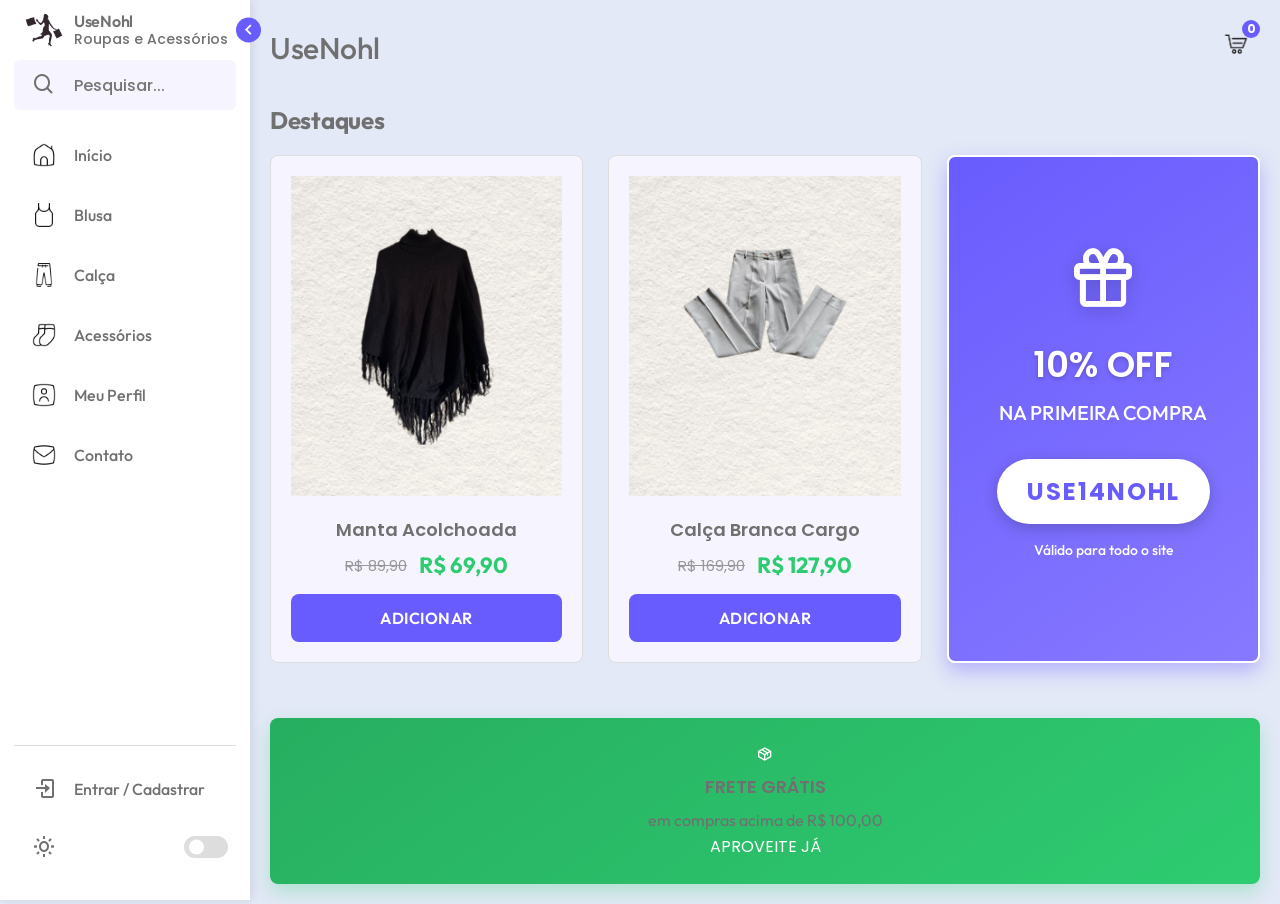
<file: index.html>
<!DOCTYPE html>
<html lang="pt-BR">

<head>
    <meta charset="UTF-8">
    <meta name="viewport" content="width=device-width, initial-scale=1.0">
    <title>UseNohl - Roupas e Acessórios</title>
    <link rel="stylesheet" href="style.css">
    <link href='https://unpkg.com/boxicons@2.1.4/css/boxicons.min.css' rel='stylesheet'>
</head>

<body>

    <!-- Sidebar -->

    <nav class="sidebar">
        <header>
            <div class="image-text">
                <span class="image">
                    <img src="logo.png" alt="UseNohl" class="logo-img">
                </span>
                <div class="text header-text">
                    <span class="name">UseNohl</span>
                    <span class="profession">Roupas e Acessórios</span>
                </div>
            </div>
            <i class='bx bx-chevron-right toggle'></i>
        </header>

        <div class="menu-bar">
            <div class="menu">
                <li class="search-box">
                    <i class='bx bx-search icon'></i>
                    <input type="search" placeholder="Pesquisar...">
                </li>
                <ul class="menu-links">
                    <li class="nav-link">
                        <a href="index.html">
                            <img src="icons/inicio.png" alt="Início" class="icon-img" data-light="icons/inicio.png"
                                data-dark="icons/inicio-branca.png">
                            <span class="text nav-text">Início</span>
                        </a>
                    </li>
                    <li class="nav-link">
                        <a href="blusa.html">
                            <img src="icons/tshirt.png" alt="Blusa" class="icon-img" data-light="icons/tshirt.png"
                                data-dark="icons/tshirt-branca.png">
                            <span class="text nav-text">Blusa</span>
                        </a>
                    </li>
                    <li class="nav-link">
                        <a href="calca.html">
                            <img src="icons/pants.png" alt="Calça" class="icon-img" data-light="icons/pants.png"
                                data-dark="icons/pants-branca.png">
                            <span class="text nav-text">Calça</span>
                        </a>
                    </li>
                    <li class="nav-link">
                        <a href="acessorios.html">
                            <img src="icons/acessorios.png" alt="Acessórios" class="icon-img"
                                data-light="icons/acessorios.png" data-dark="icons/acessorios-branca.png">
                            <span class="text nav-text">Acessórios</span>
                        </a>
                    </li>
                    <li class="nav-link">
                        <a href="meuperfil.html">
                            <img src="icons/perfil.png" alt="Meu Perfil" class="icon-img" data-light="icons/perfil.png"
                                data-dark="icons/perfil-branca.png">
                            <span class="text nav-text">Meu Perfil</span>
                        </a>
                    </li>
                    <li class="nav-link">
                        <a href="contato.html">
                            <img src="icons/envelope.png" alt="Contato" class="icon-img" data-light="icons/envelope.png"
                                data-dark="icons/envelope-branca.png">
                            <span class="text nav-text">Contato</span>
                        </a>
                    </li>
                </ul>
            </div>

            <div class="bottom-content">
                <li class="mode">
                    <a href="#">
                        <i class='bx bx-moon icon'></i>
                        <span class="text nav-text"></span>
                    </a>
                    <div class="toggle-switch">
                        <span class="switch"></span>
                    </div>
                </li>
            </div>
        </div>
    </nav>

    <!-- Conteúdo Principal -->

    <section class="home">
        <div style="display: flex; justify-content: space-between; align-items: center; margin-bottom: 20px;">
            <div class="text">UseNohl</div>

            <!-- Ícone do Carrinho -->

            <div class="carrinho-container">
                <img src="icons/carrinho.png" alt="Carrinho" class="carrinho-icon" data-light="icons/carrinho.png"
                    data-dark="icons/carrinho-branca.png">
                <span class="carrinho-badge">0</span>
                <div class="carrinho-tooltip">0 itens no carrinho</div> <!-- NOVO: tooltip -->
            </div>
        </div>

        <!-- Produtos -->

        <div style="margin-top: 30px; color: var(--text-color);">
            <h3>Destaques</h3>
            <div class="destaques-grid">

                <!-- Card 1: Manta Acolchoada -->

                <div class="destaque-card">
                    <div class="destaque-imagem">
                        <img src="acessorios/manta.jpg" alt="Manta Acolchoada">
                    </div>
                    <h4>Manta Acolchoada</h4>
                    <div class="precos">
                        <span class="preco-original">R$ 89,90</span>
                        <span class="preco-atual">R$ 69,90</span>
                    </div>
                    <button class="btn-comprar-card" data-produto="Manta Acolchoada">ADICIONAR</button>
                </div>

                <!-- Card 2: Calça Branca Cargo -->

                <div class="destaque-card">
                    <div class="destaque-imagem">
                        <img src="calca/calca-branca.jpg" alt="Calça Branca Cargo">
                    </div>
                    <h4>Calça Branca Cargo</h4>
                    <div class="precos">
                        <span class="preco-original">R$ 169,90</span>
                        <span class="preco-atual">R$ 127,90</span>
                    </div>
                    <button class="btn-comprar-card" data-produto="Calça Branca Cargo">ADICIONAR</button>
                </div>

                <!-- Card 3: Cupom -->

                <div class="destaque-card cupom-card">
                    <i class='bx bx-gift'></i>
                    <h4>10% OFF</h4>
                    <p>NA PRIMEIRA COMPRA</p>
                    <div class="codigo-cupom">
                        <strong>USE14NOHL</strong>
                    </div>
                    <p style="font-size: 14px; margin-top: 5px;">Válido para todo o site</p>
                </div>

                <!-- Card 4: Frete Grátis -->

                <div class="destaque-card frete-card">
                    <div>
                        <div>
                            <i class='bx bx-package'></i>
                            <div>
                                <h4>FRETE GRÁTIS</h4>
                                <p>em compras acima de R$ 100,00</p>
                            </div>
                        </div>
                        <div>
                            APROVEITE JÁ
                        </div>
                    </div>
                </div>
            </div>
        </div>
    </section>
    <script src="script.js"></script>
</body>

</html>
</file>
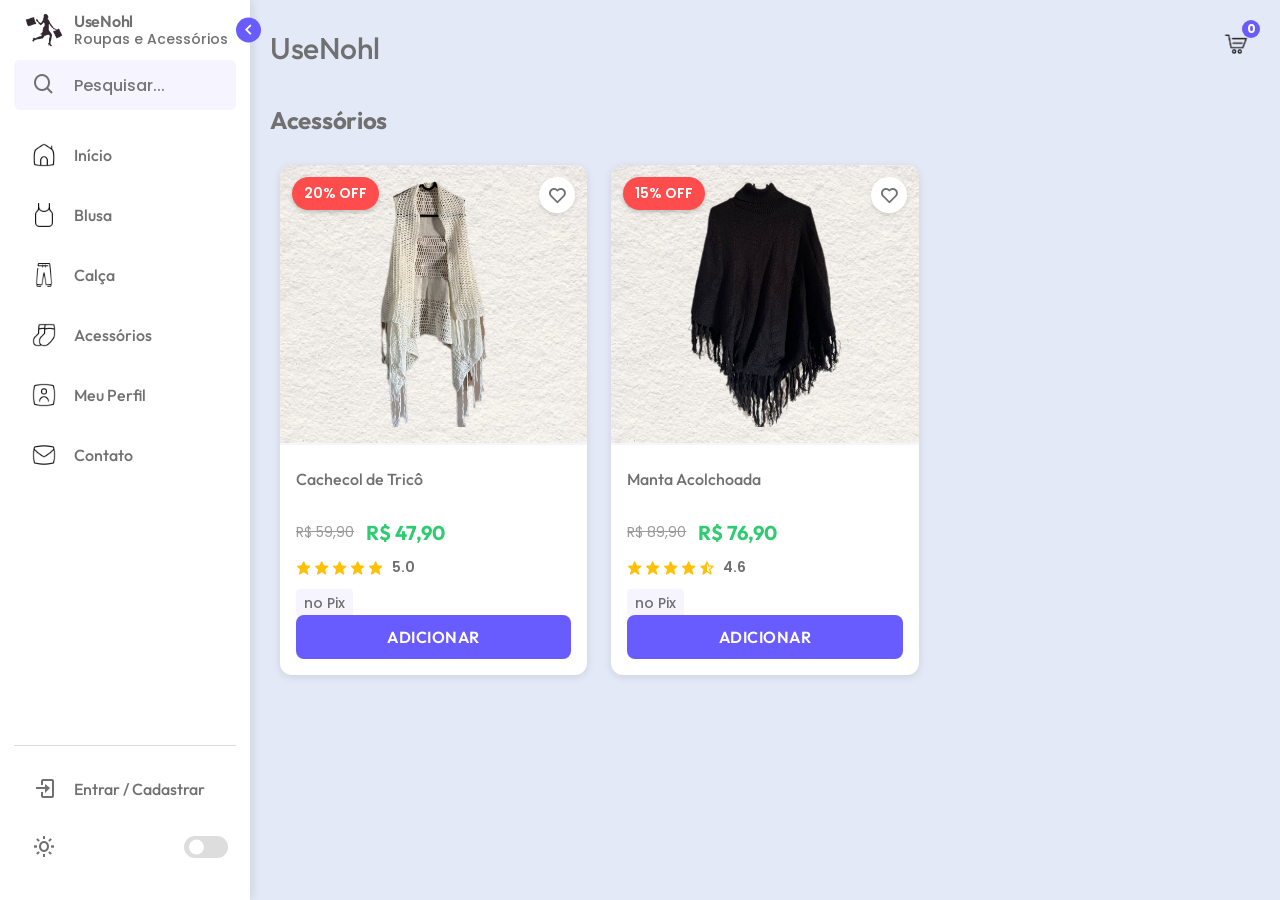
<file: acessorios.html>
<!DOCTYPE html>
<html lang="pt-BR">

<head>
    <meta charset="UTF-8">
    <meta name="viewport" content="width=device-width, initial-scale=1.0">
    <title>UseNohl - Roupas e Acessórios</title>
    <link rel="stylesheet" href="style.css">
    <link href='https://unpkg.com/boxicons@2.1.4/css/boxicons.min.css' rel='stylesheet'>
</head>

<body>

    <!-- Sidebar -->

    <nav class="sidebar">
        <header>
            <div class="image-text">
                <span class="image">
                    <img src="logo.png" alt="UseNohl" class="logo-img">
                </span>
                <div class="text header-text">
                    <span class="name">UseNohl</span>
                    <span class="profession">Roupas e Acessórios</span>
                </div>
            </div>
            <i class='bx bx-chevron-right toggle'></i>
        </header>

        <div class="menu-bar">
            <div class="menu">
                <li class="search-box">
                    <i class='bx bx-search icon'></i>
                    <input type="search" placeholder="Pesquisar...">
                </li>
                <ul class="menu-links">
                    <li class="nav-link">
                        <a href="index.html">
                            <img src="icons/inicio.png" alt="Início" class="icon-img" data-light="icons/inicio.png"
                                data-dark="icons/inicio-branca.png">
                            <span class="text nav-text">Início</span>
                        </a>
                    </li>
                    <li class="nav-link">
                        <a href="blusa.html">
                            <img src="icons/tshirt.png" alt="Blusa" class="icon-img" data-light="icons/tshirt.png"
                                data-dark="icons/tshirt-branca.png">
                            <span class="text nav-text">Blusa</span>
                        </a>
                    </li>
                    <li class="nav-link">
                        <a href="calca.html">
                            <img src="icons/pants.png" alt="Calça" class="icon-img" data-light="icons/pants.png"
                                data-dark="icons/pants-branca.png">
                            <span class="text nav-text">Calça</span>
                        </a>
                    </li>
                    <li class="nav-link">
                        <a href="acessorios.html">
                            <img src="icons/acessorios.png" alt="Acessórios" class="icon-img"
                                data-light="icons/acessorios.png" data-dark="icons/acessorios-branca.png">
                            <span class="text nav-text">Acessórios</span>
                        </a>
                    </li>
                    <li class="nav-link">
                        <a href="meuperfil.html">
                            <img src="icons/perfil.png" alt="Meu Perfil" class="icon-img" data-light="icons/perfil.png"
                                data-dark="icons/perfil-branca.png">
                            <span class="text nav-text">Meu Perfil</span>
                        </a>
                    </li>
                    <li class="nav-link">
                        <a href="contato.html">
                            <img src="icons/envelope.png" alt="Contato" class="icon-img" data-light="icons/envelope.png"
                                data-dark="icons/envelope-branca.png">
                            <span class="text nav-text">Contato</span>
                        </a>
                    </li>
                </ul>
            </div>

            <div class="bottom-content">
                <li class="mode">
                    <a href="#">
                        <i class='bx bx-moon icon'></i>
                        <span class="text nav-text"></span>
                    </a>
                    <div class="toggle-switch">
                        <span class="switch"></span>
                    </div>
                </li>
            </div>
        </div>
    </nav>

    <!-- Conteúdo Principal -->

    <section class="home">
        <div style="display: flex; justify-content: space-between; align-items: center; margin-bottom: 20px;">
            <div class="text">UseNohl</div>

            <!-- Ícone do Carrinho -->

            <div class="carrinho-container">
                <img src="icons/carrinho.png" alt="Carrinho" class="carrinho-icon" data-light="icons/carrinho.png"
                    data-dark="icons/carrinho-branca.png">
                <span class="carrinho-badge">0</span>
                <div class="carrinho-tooltip">0 itens no carrinho</div> <!-- NOVO: tooltip -->
            </div>
        </div>

        <!-- Acessórios -->

        <div style="margin-top: 30px; color: var(--text-color);">
            <h3>Acessórios</h3>
            <div class="produtos-grid">

                <!-- Produto 1 - Cachecol -->

                <div class="produto-card">
                    <span class="produto-desconto">20% OFF</span>
                    <div class="produto-favorito">
                        <i class='bx bx-heart'></i>
                    </div>
                    <img src="acessorios/cachecol.jpg" alt="Cachecol" class="produto-imagem">
                    <div class="produto-info">
                        <h4 class="produto-nome">Cachecol de Tricô</h4>
                        <div class="produto-precos">
                            <span class="preco-original">R$ 59,90</span>
                            <span class="preco-atual">R$ 47,90</span>
                        </div>
                        <div class="produto-avaliacao">
                            <div class="estrelas">
                                <i class='bx bxs-star'></i><i class='bx bxs-star'></i><i class='bx bxs-star'></i><i
                                    class='bx bxs-star'></i><i class='bx bxs-star'></i>
                            </div>
                            <span class="nota">5.0</span>
                        </div>
                        <span class="preco-pix">no Pix</span>
                        <button class="btn-comprar-card" data-produto="Cachecol">ADICIONAR</button>
                    </div>
                </div>

                <!-- Produto 2 - Manta -->

                <div class="produto-card">
                    <span class="produto-desconto">15% OFF</span>
                    <div class="produto-favorito">
                        <i class='bx bx-heart'></i>
                    </div>
                    <img src="acessorios/manta.jpg" alt="Manta" class="produto-imagem">
                    <div class="produto-info">
                        <h4 class="produto-nome">Manta Acolchoada</h4>
                        <div class="produto-precos">
                            <span class="preco-original">R$ 89,90</span>
                            <span class="preco-atual">R$ 76,90</span>
                        </div>
                        <div class="produto-avaliacao">
                            <div class="estrelas">
                                <i class='bx bxs-star'></i><i class='bx bxs-star'></i><i class='bx bxs-star'></i><i
                                    class='bx bxs-star'></i><i class='bx bxs-star-half'></i>
                            </div>
                            <span class="nota">4.6</span>
                        </div>
                        <span class="preco-pix">no Pix</span>
                        <button class="btn-comprar-card" data-produto="Manta">ADICIONAR</button>
                    </div>
                </div>
            </div>
    </section>
    <script src="script.js"></script>
</body>

</html>
</file>
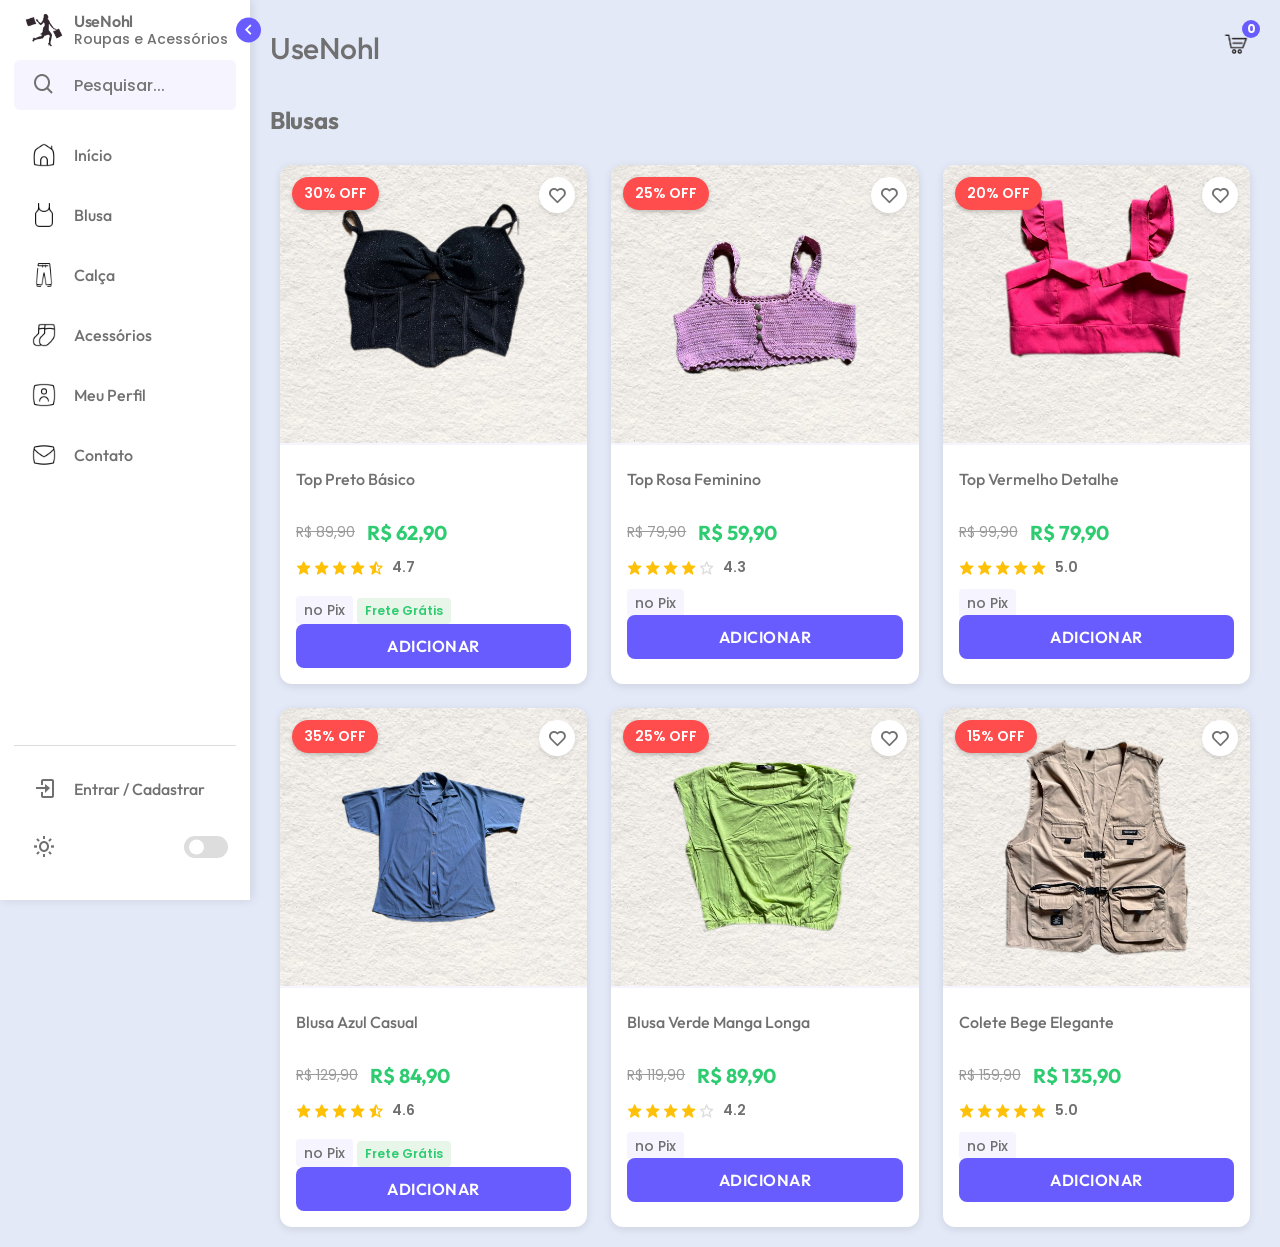
<file: blusa.html>
<!DOCTYPE html>
<html lang="pt-BR">

<head>
    <meta charset="UTF-8">
    <meta name="viewport" content="width=device-width, initial-scale=1.0">
    <title>UseNohl - Roupas e Acessórios</title>
    <link rel="stylesheet" href="style.css">
    <link href='https://unpkg.com/boxicons@2.1.4/css/boxicons.min.css' rel='stylesheet'>
</head>

<body>

    <!-- Sidebar -->

    <nav class="sidebar">
        <header>
            <div class="image-text">
                <span class="image">
                    <img src="logo.png" alt="UseNohl" class="logo-img">
                </span>
                <div class="text header-text">
                    <span class="name">UseNohl</span>
                    <span class="profession">Roupas e Acessórios</span>
                </div>
            </div>
            <i class='bx bx-chevron-right toggle'></i>
        </header>

        <div class="menu-bar">
            <div class="menu">
                <li class="search-box">
                    <i class='bx bx-search icon'></i>
                    <input type="search" placeholder="Pesquisar...">
                </li>
                <ul class="menu-links">
                    <li class="nav-link">
                        <a href="index.html">
                            <img src="icons/inicio.png" alt="Início" class="icon-img" data-light="icons/inicio.png"
                                data-dark="icons/inicio-branca.png">
                            <span class="text nav-text">Início</span>
                        </a>
                    </li>
                    <li class="nav-link">
                        <a href="blusa.html">
                            <img src="icons/tshirt.png" alt="Blusa" class="icon-img" data-light="icons/tshirt.png"
                                data-dark="icons/tshirt-branca.png">
                            <span class="text nav-text">Blusa</span>
                        </a>
                    </li>
                    <li class="nav-link">
                        <a href="calca.html">
                            <img src="icons/pants.png" alt="Calça" class="icon-img" data-light="icons/pants.png"
                                data-dark="icons/pants-branca.png">
                            <span class="text nav-text">Calça</span>
                        </a>
                    </li>
                    <li class="nav-link">
                        <a href="acessorios.html">
                            <img src="icons/acessorios.png" alt="Acessórios" class="icon-img"
                                data-light="icons/acessorios.png" data-dark="icons/acessorios-branca.png">
                            <span class="text nav-text">Acessórios</span>
                        </a>
                    </li>
                    <li class="nav-link">
                        <a href="meuperfil.html">
                            <img src="icons/perfil.png" alt="Meu Perfil" class="icon-img" data-light="icons/perfil.png"
                                data-dark="icons/perfil-branca.png">
                            <span class="text nav-text">Meu Perfil</span>
                        </a>
                    </li>
                    <li class="nav-link">
                        <a href="contato.html">
                            <img src="icons/envelope.png" alt="Contato" class="icon-img" data-light="icons/envelope.png"
                                data-dark="icons/envelope-branca.png">
                            <span class="text nav-text">Contato</span>
                        </a>
                    </li>
                </ul>
            </div>

            <div class="bottom-content">
                <li class="mode">
                    <a href="#">
                        <i class='bx bx-moon icon'></i>
                        <span class="text nav-text"></span>
                    </a>
                    <div class="toggle-switch">
                        <span class="switch"></span>
                    </div>
                </li>
            </div>
        </div>
    </nav>

    <!-- Conteúdo Principal -->

    <section class="home">
        <div style="display: flex; justify-content: space-between; align-items: center; margin-bottom: 20px;">
            <div class="text">UseNohl</div>

            <!-- Ícone do Carrinho -->

            <div class="carrinho-container">
                <img src="icons/carrinho.png" alt="Carrinho" class="carrinho-icon" data-light="icons/carrinho.png"
                    data-dark="icons/carrinho-branca.png">
                <span class="carrinho-badge">0</span>
                <div class="carrinho-tooltip">0 itens no carrinho</div> <!-- NOVO: tooltip -->
            </div>
        </div>

        <!-- Blusas -->

        <div style="margin-top: 30px; color: var(--text-color);">
            <h3>Blusas</h3>
            <div class="produtos-grid">

                <!-- Produto 1 - Top Preto -->

                <div class="produto-card">
                    <span class="produto-desconto">30% OFF</span>
                    <div class="produto-favorito">
                        <i class='bx bx-heart'></i>
                    </div>
                    <img src="blusa/top-preto.jpg" alt="Top Preto" class="produto-imagem">
                    <div class="produto-info">
                        <h4 class="produto-nome">Top Preto Básico</h4>

                        <div class="produto-precos">
                            <span class="preco-original">R$ 89,90</span>
                            <span class="preco-atual">R$ 62,90</span>
                        </div>

                        <div class="produto-avaliacao">
                            <div class="estrelas">
                                <i class='bx bxs-star'></i>
                                <i class='bx bxs-star'></i>
                                <i class='bx bxs-star'></i>
                                <i class='bx bxs-star'></i>
                                <i class='bx bxs-star-half'></i>
                            </div>
                            <span class="nota">4.7</span>
                        </div>

                        <span class="preco-pix">no Pix</span>
                        <span class="frete-gratis">Frete Grátis</span>

                        <button class="btn-comprar-card" data-produto="Top Preto">ADICIONAR</button>
                    </div>
                </div>

                <!-- Produto 2 - Top Rosa -->

                <div class="produto-card">
                    <span class="produto-desconto">25% OFF</span>
                    <div class="produto-favorito">
                        <i class='bx bx-heart'></i>
                    </div>
                    <img src="blusa/top-rosa.jpg" alt="Top Rosa" class="produto-imagem">
                    <div class="produto-info">
                        <h4 class="produto-nome">Top Rosa Feminino</h4>

                        <div class="produto-precos">
                            <span class="preco-original">R$ 79,90</span>
                            <span class="preco-atual">R$ 59,90</span>
                        </div>

                        <div class="produto-avaliacao">
                            <div class="estrelas">
                                <i class='bx bxs-star'></i>
                                <i class='bx bxs-star'></i>
                                <i class='bx bxs-star'></i>
                                <i class='bx bxs-star'></i>
                                <i class='bx bx-star'></i>
                            </div>
                            <span class="nota">4.3</span>
                        </div>

                        <span class="preco-pix">no Pix</span>

                        <button class="btn-comprar-card" data-produto="Top Rosa">ADICIONAR</button>
                    </div>
                </div>

                <!-- Produto 3 - Top Vermelho -->

                <div class="produto-card">
                    <span class="produto-desconto">20% OFF</span>
                    <div class="produto-favorito">
                        <i class='bx bx-heart'></i>
                    </div>
                    <img src="blusa/top-vermelho.jpg" alt="Top Vermelho" class="produto-imagem">
                    <div class="produto-info">
                        <h4 class="produto-nome">Top Vermelho Detalhe</h4>

                        <div class="produto-precos">
                            <span class="preco-original">R$ 99,90</span>
                            <span class="preco-atual">R$ 79,90</span>
                        </div>

                        <div class="produto-avaliacao">
                            <div class="estrelas">
                                <i class='bx bxs-star'></i>
                                <i class='bx bxs-star'></i>
                                <i class='bx bxs-star'></i>
                                <i class='bx bxs-star'></i>
                                <i class='bx bxs-star'></i>
                            </div>
                            <span class="nota">5.0</span>
                        </div>

                        <span class="preco-pix">no Pix</span>

                        <button class="btn-comprar-card" data-produto="Top Vermelho">ADICIONAR</button>
                    </div>
                </div>

                <!-- Produto 4 - Blusa Azul -->

                <div class="produto-card">
                    <span class="produto-desconto">35% OFF</span>
                    <div class="produto-favorito">
                        <i class='bx bx-heart'></i>
                    </div>
                    <img src="blusa/blusa-azul.jpg" alt="Blusa Azul" class="produto-imagem">
                    <div class="produto-info">
                        <h4 class="produto-nome">Blusa Azul Casual</h4>

                        <div class="produto-precos">
                            <span class="preco-original">R$ 129,90</span>
                            <span class="preco-atual">R$ 84,90</span>
                        </div>

                        <div class="produto-avaliacao">
                            <div class="estrelas">
                                <i class='bx bxs-star'></i>
                                <i class='bx bxs-star'></i>
                                <i class='bx bxs-star'></i>
                                <i class='bx bxs-star'></i>
                                <i class='bx bxs-star-half'></i>
                            </div>
                            <span class="nota">4.6</span>
                        </div>

                        <span class="preco-pix">no Pix</span>
                        <span class="frete-gratis">Frete Grátis</span>

                        <button class="btn-comprar-card" data-produto="Blusa Azul">ADICIONAR</button>
                    </div>
                </div>

                <!-- Produto 5 - Blusa Verde -->

                <div class="produto-card">
                    <span class="produto-desconto">25% OFF</span>
                    <div class="produto-favorito">
                        <i class='bx bx-heart'></i>
                    </div>
                    <img src="blusa/blusa-verde.jpg" alt="Blusa Verde" class="produto-imagem">
                    <div class="produto-info">
                        <h4 class="produto-nome">Blusa Verde Manga Longa</h4>

                        <div class="produto-precos">
                            <span class="preco-original">R$ 119,90</span>
                            <span class="preco-atual">R$ 89,90</span>
                        </div>

                        <div class="produto-avaliacao">
                            <div class="estrelas">
                                <i class='bx bxs-star'></i>
                                <i class='bx bxs-star'></i>
                                <i class='bx bxs-star'></i>
                                <i class='bx bxs-star'></i>
                                <i class='bx bx-star'></i>
                            </div>
                            <span class="nota">4.2</span>
                        </div>

                        <span class="preco-pix">no Pix</span>

                        <button class="btn-comprar-card" data-produto="Blusa Verde">ADICIONAR</button>
                    </div>
                </div>

                <!-- Produto 6 - Colete -->

                <div class="produto-card">
                    <span class="produto-desconto">15% OFF</span>
                    <div class="produto-favorito">
                        <i class='bx bx-heart'></i>
                    </div>
                    <img src="blusa/colete-bege.jpg" alt="Colete Bege" class="produto-imagem">
                    <div class="produto-info">
                        <h4 class="produto-nome">Colete Bege Elegante</h4>

                        <div class="produto-precos">
                            <span class="preco-original">R$ 159,90</span>
                            <span class="preco-atual">R$ 135,90</span>
                        </div>

                        <div class="produto-avaliacao">
                            <div class="estrelas">
                                <i class='bx bxs-star'></i>
                                <i class='bx bxs-star'></i>
                                <i class='bx bxs-star'></i>
                                <i class='bx bxs-star'></i>
                                <i class='bx bxs-star'></i>
                            </div>
                            <span class="nota">5.0</span>
                        </div>

                        <span class="preco-pix">no Pix</span>

                        <button class="btn-comprar-card" data-produto="Colete Bege">ADICIONAR</button>
                    </div>
                </div>
            </div>
    </section>
    <script src="script.js"></script>
</body>

</html>
</file>
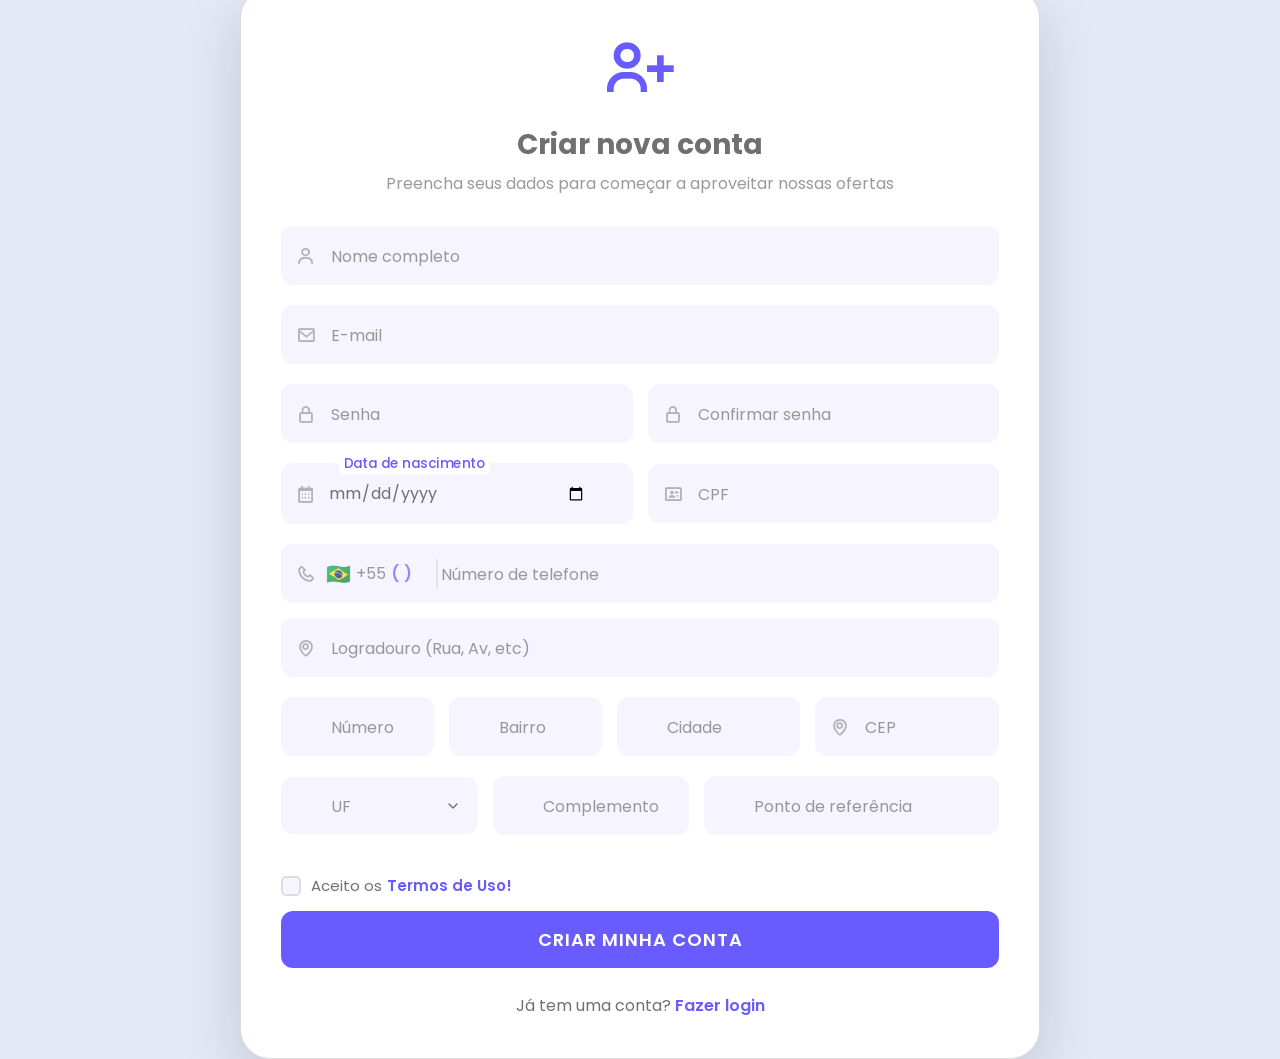
<file: cadastro.html>
<!DOCTYPE html>
<html lang="pt-BR">

<head>
    <meta charset="UTF-8">
    <meta name="viewport" content="width=device-width, initial-scale=1.0">
    <title>UseNohl - Cadastro</title>
    <link rel="stylesheet" href="style.css">
    <link href='https://unpkg.com/boxicons@2.1.4/css/boxicons.min.css' rel='stylesheet'>
    <style>
        body.cadastro-page {
            min-height: 100vh;
            display: flex;
            align-items: center;
            justify-content: center;
            background: var(--body-color);
            margin: 0;
            padding: 20px;
        }

        .cadastro-wrapper {
            width: 100%;
            max-width: 800px;
            margin: 0 auto;
        }

        .cadastro-wrapper .login-container {
            background: var(--sidebar-color);
            border-radius: 30px;
            padding: 40px;
            box-shadow: 0 20px 60px rgba(0, 0, 0, 0.15);
            border: 1px solid var(--toggle-color);
            width: 100%;
        }

        .cadastro-wrapper .logo-cadastro {
            text-align: center;
            margin-bottom: 20px;
        }

        .cadastro-wrapper .logo-cadastro img {
            max-width: 120px;
            height: auto;
        }

        .input-group-custom {
            position: relative;
            display: flex;
            align-items: center;
            width: 100%;
            margin-bottom: 5px;
        }

        .input-group-custom i {
            position: absolute;
            left: 15px;
            color: var(--text-color);
            opacity: 0.5;
            font-size: 20px;
            z-index: 1;
            transition: var(--tran-03);
        }

        .input-group-custom.focused i {
            color: var(--primary-color);
            opacity: 1;
        }

        .input-group-custom input,
        .input-group-custom select,
        .input-group-custom textarea {
            width: 100%;
            padding: 15px 45px;
            background: var(--primary-color-light);
            border: 2px solid transparent;
            border-radius: 12px;
            font-size: 16px;
            color: var(--text-color);
            transition: var(--tran-03);
        }

        .input-group-custom input:focus,
        .input-group-custom select:focus,
        .input-group-custom textarea:focus {
            outline: none;
            border-color: var(--primary-color);
            box-shadow: 0 0 0 3px rgba(105, 92, 254, 0.1);
            background: var(--sidebar-color);
        }

        .input-group-custom select {
            appearance: none;
            cursor: pointer;
            background-image: url("data:image/svg+xml;utf8,<svg xmlns='http://www.w3.org/2000/svg' width='16' height='16' viewBox='0 0 24 24' fill='none' stroke='%23707070' stroke-width='2' stroke-linecap='round' stroke-linejoin='round'><polyline points='6 9 12 15 18 9'/></svg>");
            background-repeat: no-repeat;
            background-position: right 15px center;
            background-size: 16px;
        }

        .input-group-custom input,
        .phone-container input {
            text-overflow: ellipsis;
            white-space: nowrap;
            overflow: hidden;
        }

        #cep-group {
            position: relative;
        }

        #cep-group i.bx-map {
            position: absolute;
            left: 15px;
            top: 50%;
            transform: translateY(-50%);
            color: var(--text-color);
            opacity: 0.5;
            font-size: 20px;
            z-index: 2;
            pointer-events: none;
        }

        #cep-group .cep-loading {
            position: absolute;
            right: 15px;
            top: 50%;
            transform: translateY(-50%);
            color: var(--primary-color);
            font-size: 20px;
            animation: spin 1s linear infinite;
            display: none;
            z-index: 2;
            pointer-events: none;
        }

        #cep-group.loading .cep-loading {
            display: block;
        }

        #cep-group input {
            padding-left: 45px !important;
            padding-right: 45px !important;
            width: 100%;
            background: var(--primary-color-light);
            border: 2px solid transparent;
            border-radius: 12px;
            font-size: 16px;
            color: var(--text-color);
            transition: var(--tran-03);
        }

        #cep-group.focused i.bx-map {
            color: var(--primary-color);
            opacity: 1;
        }

        @keyframes spin {
            from {
                transform: translateY(-50%) rotate(0deg);
            }

            to {
                transform: translateY(-50%) rotate(360deg);
            }
        }

        .phone-container {
            position: relative;
            display: flex;
            align-items: center;
            width: 100%;
        }

        .phone-container i {
            position: absolute;
            left: 15px;
            color: var(--text-color);
            opacity: 0.5;
            font-size: 20px;
            z-index: 1;
        }

        .phone-prefix {
            position: absolute;
            left: 45px;
            display: flex;
            align-items: center;
            gap: 5px;
            color: var(--text-color);
            opacity: 0.7;
            font-size: 16px;
            pointer-events: none;
            background: var(--primary-color-light);
            padding-right: 10px;
            border-right: 2px solid var(--toggle-color);
            height: 30px;
            z-index: 2;
        }

        .phone-prefix .flag {
            font-size: 20px;
        }

        .phone-prefix .ddd {
            font-weight: 600;
            color: var(--primary-color);
            min-width: 35px;
        }

        .phone-container input {
            width: 100%;
            padding: 15px 45px 15px 155px;
            background: var(--primary-color-light);
            border: 2px solid transparent;
            border-radius: 12px;
            font-size: 16px;
            color: var(--text-color);
            transition: var(--tran-03);
            text-overflow: ellipsis;
            white-space: nowrap;
            overflow: hidden;
        }

        .phone-container input:focus {
            outline: none;
            border-color: var(--primary-color);
            box-shadow: 0 0 0 3px rgba(105, 92, 254, 0.1);
            background: var(--sidebar-color);
        }

        .row-2 {
            display: grid;
            grid-template-columns: 1fr 1fr;
            gap: 15px;
        }

        .row-3 {
            display: grid;
            grid-template-columns: 1fr 1fr 1.5fr;
            gap: 15px;
        }

        .row-4 {
            display: grid;
            grid-template-columns: 1fr 1fr 1.2fr 1.2fr;
            gap: 15px;
        }

        .input-group-custom.valid input,
        .phone-container.valid input {
            border-color: #2ecc71;
        }

        .input-group-custom.invalid input,
        .phone-container.invalid input {
            border-color: #ff4d4d;
        }

        .validation-message {
            font-size: 12px;
            margin-top: 5px;
            margin-left: 45px;
            color: #ff4d4d;
            display: none;
        }

        .input-group-custom.invalid .validation-message,
        .phone-container.invalid .validation-message {
            display: block;
        }

        select option {
            background: var(--sidebar-color);
            color: var(--text-color);
        }

        .modal-overlay {
            position: fixed;
            top: 0;
            left: 0;
            width: 100%;
            height: 100%;
            background: rgba(0, 0, 0, 0.7);
            z-index: 2000;
            display: none;
            justify-content: center;
            align-items: center;
            backdrop-filter: blur(5px);
        }

        .modal-overlay.active {
            display: flex;
        }

        .modal-content {
            background: var(--sidebar-color);
            border-radius: 24px;
            padding: 30px;
            max-width: 600px;
            width: 90%;
            max-height: 80vh;
            overflow-y: auto;
            position: relative;
            box-shadow: 0 20px 60px rgba(0, 0, 0, 0.3);
            border: 1px solid var(--primary-color);
        }

        .modal-header {
            display: flex;
            justify-content: space-between;
            align-items: center;
            margin-bottom: 20px;
            padding-bottom: 15px;
            border-bottom: 2px solid var(--primary-color-light);
        }

        .modal-header h3 {
            color: var(--text-color);
            font-size: 24px;
            display: flex;
            align-items: center;
            gap: 10px;
        }

        .modal-header h3 i {
            color: var(--primary-color);
            font-size: 28px;
        }

        .modal-close {
            width: 36px;
            height: 36px;
            border-radius: 50%;
            background: var(--primary-color-light);
            display: flex;
            align-items: center;
            justify-content: center;
            cursor: pointer;
            transition: var(--tran-03);
            font-size: 24px;
            color: var(--text-color);
        }

        .modal-close:hover {
            background: var(--primary-color);
            color: white;
            transform: rotate(90deg);
        }

        .modal-body {
            color: var(--text-color);
            line-height: 1.6;
        }

        .modal-body h4 {
            color: var(--primary-color);
            margin: 20px 0 10px;
            font-size: 18px;
        }

        .modal-body p {
            margin-bottom: 15px;
            opacity: 0.9;
        }

        .modal-body ul {
            margin-left: 20px;
            margin-bottom: 15px;
        }

        .modal-body li {
            margin-bottom: 8px;
        }

        .modal-footer {
            margin-top: 25px;
            padding-top: 20px;
            border-top: 1px solid var(--toggle-color);
            display: flex;
            justify-content: flex-end;
            gap: 15px;
        }

        .modal-btn {
            padding: 12px 25px;
            border: none;
            border-radius: 8px;
            font-weight: 600;
            cursor: pointer;
            transition: var(--tran-03);
        }

        .modal-btn.primary {
            background: var(--primary-color);
            color: white;
        }

        .modal-btn.primary:hover {
            background: var(--text-color);
            transform: translateY(-2px);
        }

        .modal-btn.secondary {
            background: var(--primary-color-light);
            color: var(--text-color);
        }

        .modal-btn.secondary:hover {
            background: var(--toggle-color);
        }

        .checkbox-container {
            display: flex;
            align-items: center;
            position: relative;
            padding-left: 30px;
            cursor: pointer;
            font-size: 15px;
            color: var(--text-color);
            user-select: none;
            line-height: 1.4;
        }

        .checkbox-container a {
            color: var(--primary-color);
            text-decoration: none;
            font-weight: 600;
            margin-left: 5px;
        }

        .checkbox-container a:hover {
            text-decoration: underline;
        }

        .checkbox-container input {
            position: absolute;
            opacity: 0;
            cursor: pointer;
            height: 0;
            width: 0;
        }

        .checkmark {
            position: absolute;
            left: 0;
            top: 50%;
            transform: translateY(-50%);
            height: 20px;
            width: 20px;
            background-color: var(--primary-color-light);
            border: 2px solid var(--toggle-color);
            border-radius: 5px;
            transition: var(--tran-02);
        }

        .checkbox-container:hover input~.checkmark {
            background-color: var(--toggle-color);
            border-color: var(--primary-color);
        }

        .checkbox-container input:checked~.checkmark {
            background-color: var(--primary-color);
            border-color: var(--primary-color);
        }

        .checkmark:after {
            content: "";
            position: absolute;
            display: none;
        }

        .checkbox-container input:checked~.checkmark:after {
            display: block;
        }

        .checkbox-container .checkmark:after {
            left: 6px;
            top: 2px;
            width: 5px;
            height: 10px;
            border: solid white;
            border-width: 0 2px 2px 0;
            transform: rotate(45deg);
        }

        .input-group-custom .floating-label {
            position: absolute;
            left: 45px;
            top: 50%;
            transform: translateY(-50%);
            color: var(--text-color);
            opacity: 0.7;
            font-size: 16px;
            pointer-events: none;
            transition: var(--tran-03);
            background: var(--primary-color-light);
            padding: 0 5px;
            border-radius: 4px;
            z-index: 1;
        }

        .input-group-custom.focused .floating-label,
        .input-group-custom input:not(:placeholder-shown)+.floating-label,
        .input-group-custom select:not([value=""]):valid+.floating-label {
            top: 0;
            transform: translateY(-50%) scale(0.85);
            background: var(--sidebar-color);
            color: var(--primary-color);
            opacity: 1;
            font-weight: 500;
        }

        .phone-container .floating-label {
            position: absolute;
            left: 155px;
            top: 50%;
            transform: translateY(-50%);
            color: var(--text-color);
            opacity: 0.7;
            font-size: 16px;
            pointer-events: none;
            transition: var(--tran-03);
            background: var(--primary-color-light);
            padding: 0 5px;
            border-radius: 4px;
            z-index: 1;
        }

        .phone-container.focused .floating-label,
        .phone-container input:not(:placeholder-shown)+.floating-label {
            top: 0;
            transform: translateY(-50%) scale(0.85);
            background: var(--sidebar-color);
            color: var(--primary-color);
            opacity: 1;
            font-weight: 500;
        }

        .login-container {
            max-width: 800px;
            padding: 30px;
        }

        .login-header p {
            font-size: 16px;
            margin-bottom: 10px;
        }

        .login-form {
            gap: 15px;
        }

        @media (max-width: 768px) {
            .cadastro-wrapper .login-container {
                padding: 30px 20px;
            }

            .row-2,
            .row-3,
            .row-4 {
                grid-template-columns: 1fr;
                gap: 10px;
            }

            .modal-content {
                width: 95%;
                padding: 20px;
            }
        }
    </style>
</head>

<body class="cadastro-page">
    <div class="cadastro-wrapper">
        <div class="modal-overlay" id="termos-modal">
            <div class="modal-content">
                <div class="modal-header">
                    <h3>
                        <i class='bx bx-file'></i>
                        Termos de Uso
                    </h3>
                    <div class="modal-close" onclick="fecharTermos()">
                        <i class='bx bx-x'></i>
                    </div>
                </div>
                <div class="modal-body">
                    <h4>1. Aceitação dos Termos</h4>
                    <p>Ao criar uma conta na UseNohl, você concorda com todos os termos e condições descritos neste
                        documento. A UseNohl é uma plataforma de comércio eletrônico dedicada à venda de roupas e
                        acessórios.</p>

                    <h4>2. Proteção de Dados Pessoais</h4>
                    <p>Seus dados pessoais são protegidos de acordo com a Lei Geral de Proteção de Dados (LGPD - Lei
                        13.709/2018). A UseNohl se compromete a:</p>
                    <ul>
                        <li>Não compartilhar seus dados com terceiros sem seu consentimento explícito</li>
                        <li>Armazenar suas informações de forma segura e criptografada</li>
                        <li>Utilizar seus dados apenas para processamento de pedidos e melhorias na experiência de
                            compra
                        </li>
                        <li>Permitir que você acesse, corrija ou exclua seus dados a qualquer momento</li>
                    </ul>

                    <h4>3. Política de Privacidade</h4>
                    <p>As informações coletadas (nome, e-mail, CPF, endereço, telefone) são utilizadas exclusivamente
                        para:
                    </p>
                    <ul>
                        <li>Processamento e entrega de pedidos</li>
                        <li>Comunicação sobre status de compras</li>
                        <li>Personalização da sua experiência na loja</li>
                        <li>Programa de fidelidade e acúmulo de pontos</li>
                    </ul>

                    <h4>4. Segurança</h4>
                    <p>Utilizamos as melhores práticas de segurança para proteger seus dados, incluindo:</p>
                    <ul>
                        <li>Criptografia de ponta a ponta</li>
                        <li>Armazenamento seguro de senhas</li>
                        <li>Monitoramento constante contra acessos não autorizados</li>
                    </ul>

                    <h4>5. Direitos do Usuário</h4>
                    <p>Você tem direito a:</p>
                    <ul>
                        <li>Solicitar a exclusão permanente da sua conta</li>
                        <li>Acessar todos os dados que temos sobre você</li>
                        <li>Corrigir informações desatualizadas</li>
                        <li>Revogar o consentimento para uso de dados</li>
                    </ul>
                </div>
                <div class="modal-footer">
                    <button class="modal-btn secondary" onclick="fecharTermos()">Fechar</button>
                    <button class="modal-btn primary" onclick="aceitarTermos()">Aceitar Termos</button>
                </div>
            </div>
        </div>

        <div class="logo-cadastro">
            <img src="logo.png" alt="UseNohl">
        </div>

        <div class="login-container">
            <div class="login-header">
                <i class='bx bx-user-plus'></i>
                <h2>Criar nova conta</h2>
                <p>Preencha seus dados para começar a aproveitar nossas ofertas</p>
            </div>

            <form id="register-form" class="login-form" onsubmit="event.preventDefault(); fazerCadastro()">
                <div class="input-group-custom">
                    <i class='bx bx-user'></i>
                    <input type="text" id="nome" placeholder=" " required>
                    <span class="floating-label">Nome completo</span>
                </div>

                <div class="input-group-custom">
                    <i class='bx bx-envelope'></i>
                    <input type="email" id="email" placeholder=" " required>
                    <span class="floating-label">E-mail</span>
                </div>

                <div class="row-2">
                    <div class="input-group-custom">
                        <i class='bx bx-lock-alt'></i>
                        <input type="password" id="password" placeholder=" " required>
                        <span class="floating-label">Senha</span>
                    </div>
                    <div class="input-group-custom">
                        <i class='bx bx-lock-alt'></i>
                        <input type="password" id="confirm-password" placeholder=" " required>
                        <span class="floating-label">Confirmar senha</span>
                    </div>
                </div>

                <div class="row-2">
                    <div class="input-group-custom">
                        <i class='bx bx-calendar'></i>
                        <input type="date" id="data-nascimento" placeholder=" " required>
                        <span class="floating-label">Data de nascimento</span>
                    </div>
                    <div class="input-group-custom" id="cpf-group">
                        <i class='bx bx-id-card'></i>
                        <input type="text" id="cpf" placeholder=" " maxlength="14" required class="cpf-mask">
                        <span class="floating-label">CPF</span>
                        <div class="validation-message">CPF inválido</div>
                    </div>
                </div>

                <div class="phone-container" id="phone-group">
                    <i class='bx bx-phone'></i>
                    <div class="phone-prefix">
                        <span class="flag">🇧🇷</span>
                        <span>+55</span>
                        <span class="ddd" id="ddd-display">( )</span>
                    </div>
                    <input type="tel" id="telefone" placeholder=" " required inputmode="numeric">
                    <span class="floating-label">Número de telefone</span>
                    <div class="validation-message" id="phone-validation">Telefone inválido</div>
                </div>

                <div class="input-group-custom">
                    <i class='bx bx-map'></i>
                    <input type="text" id="logradouro" placeholder=" " required>
                    <span class="floating-label">Logradouro (Rua, Av, etc)</span>
                </div>

                <div class="row-4">
                    <div class="input-group-custom">
                        <input type="text" id="numero" placeholder=" " required>
                        <span class="floating-label">Número</span>
                    </div>
                    <div class="input-group-custom">
                        <input type="text" id="bairro" placeholder=" " required>
                        <span class="floating-label">Bairro</span>
                    </div>
                    <div class="input-group-custom">
                        <input type="text" id="cidade" placeholder=" " required>
                        <span class="floating-label">Cidade</span>
                    </div>
                    <div class="input-group-custom" id="cep-group">
                        <i class='bx bx-map'></i>
                        <input type="text" id="cep" placeholder=" " maxlength="9">
                        <span class="floating-label">CEP</span>
                        <i class='bx bx-loader-alt cep-loading'></i>
                    </div>
                </div>

                <div class="row-3">
                    <div class="input-group-custom">
                        <select id="estado" required>
                            <option value="" disabled selected></option>
                            <option value="AC">AC</option>
                            <option value="AL">AL</option>
                            <option value="AP">AP</option>
                            <option value="AM">AM</option>
                            <option value="BA">BA</option>
                            <option value="CE">CE</option>
                            <option value="DF">DF</option>
                            <option value="ES">ES</option>
                            <option value="GO">GO</option>
                            <option value="MA">MA</option>
                            <option value="MT">MT</option>
                            <option value="MS">MS</option>
                            <option value="MG">MG</option>
                            <option value="PA">PA</option>
                            <option value="PB">PB</option>
                            <option value="PR">PR</option>
                            <option value="PE">PE</option>
                            <option value="PI">PI</option>
                            <option value="RJ">RJ</option>
                            <option value="RN">RN</option>
                            <option value="RS">RS</option>
                            <option value="RO">RO</option>
                            <option value="RR">RR</option>
                            <option value="SC">SC</option>
                            <option value="SP">SP</option>
                            <option value="SE">SE</option>
                            <option value="TO">TO</option>
                        </select>
                        <span class="floating-label">UF</span>
                    </div>
                    <div class="input-group-custom">
                        <input type="text" id="complemento" placeholder=" " maxlength="30">
                        <span class="floating-label">Complemento</span>
                    </div>
                    <div class="input-group-custom">
                        <input type="text" id="referencia" placeholder=" ">
                        <span class="floating-label">Ponto de referência</span>
                    </div>
                </div>

                <div class="remember-forgot" style="margin-top: 20px;">
                    <label class="checkbox-container">
                        <input type="checkbox" id="termos" required>
                        <span class="checkmark"></span>
                        Aceito os <a href="#" onclick="abrirTermos(event)"> Termos de Uso!</a>
                    </label>
                </div>

                <button type="submit" class="login-btn">CRIAR MINHA CONTA</button>

                <div class="register-link">
                    Já tem uma conta? <a href="login.html">Fazer login</a>
                </div>
            </form>
        </div>
    </div>

    <script>
        document.querySelectorAll('.input-group-custom input, .input-group-custom select, .phone-container input').forEach(input => {
            input.addEventListener('focus', function () {
                this.closest('.input-group-custom, .phone-container').classList.add('focused');
            });

            input.addEventListener('blur', function () {
                this.closest('.input-group-custom, .phone-container').classList.remove('focused');
            });

            input.addEventListener('input', function () {
                if (this.value) {
                    this.setAttribute('title', this.value);
                } else {
                    this.removeAttribute('title');
                }
            });
        });

        document.getElementById('cpf').addEventListener('input', function (e) {
            let value = e.target.value.replace(/\D/g, '');
            if (value.length > 11) value = value.slice(0, 11);

            if (value.length > 9) {
                value = value.replace(/(\d{3})(\d{3})(\d{3})(\d{2})/, '$1.$2.$3-$4');
            } else if (value.length > 6) {
                value = value.replace(/(\d{3})(\d{3})(\d{1,3})/, '$1.$2.$3');
            } else if (value.length > 3) {
                value = value.replace(/(\d{3})(\d{1,3})/, '$1.$2');
            }

            e.target.value = value;
            if (value) {
                e.target.setAttribute('title', value);
            }
        });

        document.getElementById('telefone').addEventListener('input', function (e) {
            let numbers = this.value.replace(/\D/g, '');
            if (numbers.length > 11) numbers = numbers.slice(0, 11);

            // Aplica a máscara conforme a quantidade de dígitos
            if (numbers.length > 10) {
                // Celular com 9 dígitos: (99) 99999-9999
                this.value = numbers.replace(/(\d{2})(\d{5})(\d{4})/, '($1) $2-$3');
            } else if (numbers.length > 6) {
                // Telefone fixo com 8 dígitos ou celular incompleto
                this.value = numbers.replace(/(\d{2})(\d{4})(\d{0,4})/, '($1) $2-$3');
            } else if (numbers.length > 2) {
                // Parcial com DDD
                this.value = numbers.replace(/(\d{2})(\d{0,4})/, '($1) $2');
            } else if (numbers.length > 0) {
                // Apenas DDD
                this.value = numbers.replace(/(\d{0,2})/, '($1');
            } else {
                this.value = '';
            }

            if (numbers) {
                this.setAttribute('title', numbers);
            }
        });

        document.getElementById('telefone').addEventListener('keydown', function (e) {
            if (e.key === 'Backspace' || e.key === 'Delete' || e.key === 'Tab' || e.key === 'Escape' ||
                e.key === 'Enter' || e.key === 'ArrowLeft' || e.key === 'ArrowRight' || e.key === 'Home' ||
                e.key === 'End') {
                return;
            }
            if (!/^\d$/.test(e.key)) {
                e.preventDefault();
            }
        });

        document.getElementById('cep').addEventListener('input', function (e) {
            let value = e.target.value.replace(/\D/g, '');
            if (value.length > 8) value = value.slice(0, 8);

            if (value.length > 5) {
                value = value.replace(/(\d{5})(\d{3})/, '$1-$2');
            }

            e.target.value = value;

            if (value) {
                e.target.setAttribute('title', value);
            }
        });

        document.getElementById('cep').addEventListener('blur', function (e) {
            let cep = e.target.value.replace(/\D/g, '');
            if (cep.length !== 8) return;

            const cepGroup = document.getElementById('cep-group');
            cepGroup.classList.add('loading');

            fetch(`https://viacep.com.br/ws/${cep}/json/`)
                .then(response => response.json())
                .then(data => {
                    cepGroup.classList.remove('loading');

                    if (!data.erro) {
                        document.getElementById('logradouro').value = data.logradouro || '';
                        document.getElementById('bairro').value = data.bairro || '';
                        document.getElementById('cidade').value = data.localidade || '';
                        document.getElementById('estado').value = data.uf || '';

                        ['logradouro', 'bairro', 'cidade', 'estado'].forEach(id => {
                            const campo = document.getElementById(id);
                            if (campo.value) {
                                campo.setAttribute('title', campo.value);
                            }
                        });
                    }
                })
                .catch(error => {
                    cepGroup.classList.remove('loading');
                    console.error('Erro ao buscar CEP:', error);
                });
        });

        function abrirTermos(event) {
            event.preventDefault();
            document.getElementById('termos-modal').classList.add('active');
            document.body.style.overflow = 'hidden';
        }

        function fecharTermos() {
            document.getElementById('termos-modal').classList.remove('active');
            document.body.style.overflow = 'auto';
        }

        function aceitarTermos() {
            document.getElementById('termos').checked = true;
            fecharTermos();
        }

        document.addEventListener('keydown', function (e) {
            if (e.key === 'Escape') {
                fecharTermos();
            }
        });

        document.querySelector('.modal-overlay').addEventListener('click', function (e) {
            if (e.target === this) {
                fecharTermos();
            }
        });

        function validarCPF(cpf) {
            cpf = cpf.replace(/\D/g, '');
            if (cpf.length !== 11) return false;
            if (/^(\d)\1+$/.test(cpf)) return false;

            let soma = 0;
            for (let i = 0; i < 9; i++) {
                soma += parseInt(cpf.charAt(i)) * (10 - i);
            }
            let resto = 11 - (soma % 11);
            let digito1 = resto > 9 ? 0 : resto;

            soma = 0;
            for (let i = 0; i < 10; i++) {
                soma += parseInt(cpf.charAt(i)) * (11 - i);
            }
            resto = 11 - (soma % 11);
            let digito2 = resto > 9 ? 0 : resto;

            return (digito1 === parseInt(cpf.charAt(9)) && digito2 === parseInt(cpf.charAt(10)));
        }

        document.getElementById('cpf').addEventListener('blur', function (e) {
            const group = document.getElementById('cpf-group');
            if (validarCPF(e.target.value)) {
                group.classList.remove('invalid');
                group.classList.add('valid');
            } else {
                group.classList.remove('valid');
                group.classList.add('invalid');
            }
        });
    </script>

    <script src="script.js"></script>
</body>

</html>
</file>
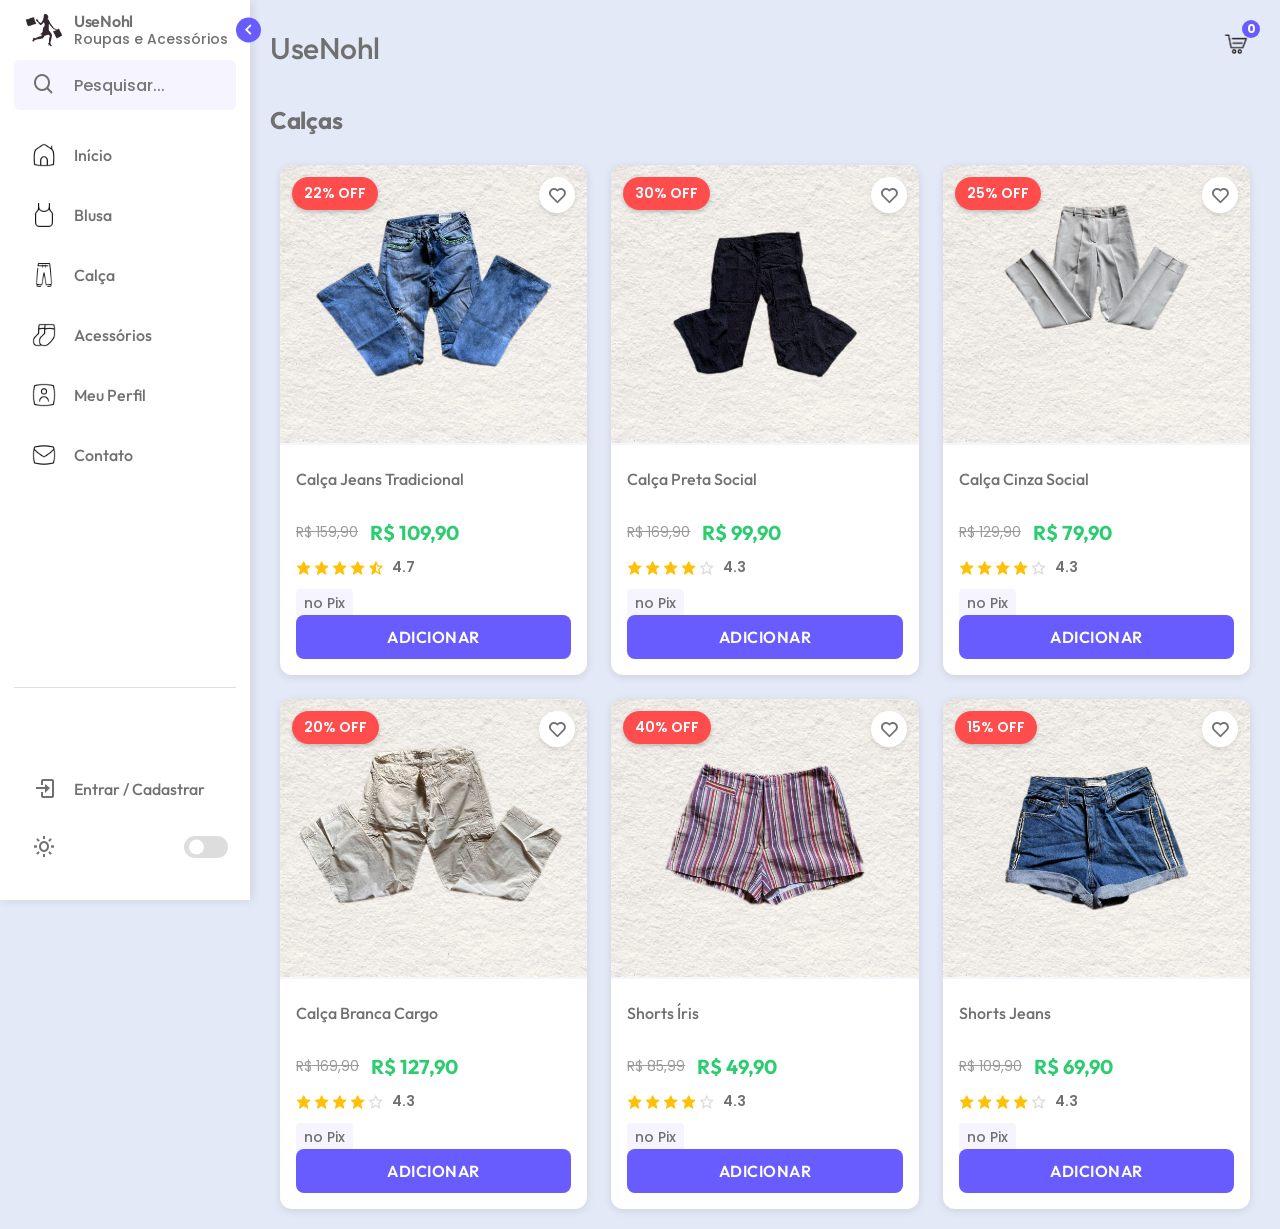
<file: calca.html>
<!DOCTYPE html>
<html lang="pt-BR">

<head>
    <meta charset="UTF-8">
    <meta name="viewport" content="width=device-width, initial-scale=1.0">
    <title>UseNohl - Roupas e Acessórios</title>
    <link rel="stylesheet" href="style.css">
    <link href='https://unpkg.com/boxicons@2.1.4/css/boxicons.min.css' rel='stylesheet'>
</head>

<body>

    <!-- Sidebar -->

    <nav class="sidebar">
        <header>
            <div class="image-text">
                <span class="image">
                    <img src="logo.png" alt="UseNohl" class="logo-img">
                </span>
                <div class="text header-text">
                    <span class="name">UseNohl</span>
                    <span class="profession">Roupas e Acessórios</span>
                </div>
            </div>
            <i class='bx bx-chevron-right toggle'></i>
        </header>

        <div class="menu-bar">
            <div class="menu">
                <li class="search-box">
                    <i class='bx bx-search icon'></i>
                    <input type="search" placeholder="Pesquisar...">
                </li>
                <ul class="menu-links">
                    <li class="nav-link">
                        <a href="index.html">
                            <img src="icons/inicio.png" alt="Início" class="icon-img" data-light="icons/inicio.png"
                                data-dark="icons/inicio-branca.png">
                            <span class="text nav-text">Início</span>
                        </a>
                    </li>
                    <li class="nav-link">
                        <a href="blusa.html">
                            <img src="icons/tshirt.png" alt="Blusa" class="icon-img" data-light="icons/tshirt.png"
                                data-dark="icons/tshirt-branca.png">
                            <span class="text nav-text">Blusa</span>
                        </a>
                    </li>
                    <li class="nav-link">
                        <a href="calca.html">
                            <img src="icons/pants.png" alt="Calça" class="icon-img" data-light="icons/pants.png"
                                data-dark="icons/pants-branca.png">
                            <span class="text nav-text">Calça</span>
                        </a>
                    </li>
                    <li class="nav-link">
                        <a href="acessorios.html">
                            <img src="icons/acessorios.png" alt="Acessórios" class="icon-img"
                                data-light="icons/acessorios.png" data-dark="icons/acessorios-branca.png">
                            <span class="text nav-text">Acessórios</span>
                        </a>
                    </li>
                    <li class="nav-link">
                        <a href="meuperfil.html">
                            <img src="icons/perfil.png" alt="Meu Perfil" class="icon-img" data-light="icons/perfil.png"
                                data-dark="icons/perfil-branca.png">
                            <span class="text nav-text">Meu Perfil</span>
                        </a>
                    </li>
                    <li class="nav-link">
                        <a href="contato.html">
                            <img src="icons/envelope.png" alt="Contato" class="icon-img" data-light="icons/envelope.png"
                                data-dark="icons/envelope-branca.png">
                            <span class="text nav-text">Contato</span>
                        </a>
                    </li>
                </ul>
            </div>

            <div class="bottom-content">
                <li>
                    <a href="#">
                        <span class="text nav-text"></span>
                    </a>
                </li>
                <li class="mode">
                    <a href="#">
                        <i class='bx bx-moon icon'></i>
                        <span class="text nav-text"></span>
                    </a>
                    <div class="toggle-switch">
                        <span class="switch"></span>
                    </div>
                </li>
            </div>
        </div>
    </nav>

    <!-- Conteúdo Principal -->

    <section class="home">
        <div style="display: flex; justify-content: space-between; align-items: center; margin-bottom: 20px;">
            <div class="text">UseNohl</div>

            <!-- Ícone do Carrinho -->

            <div class="carrinho-container">
                <img src="icons/carrinho.png" alt="Carrinho" class="carrinho-icon" data-light="icons/carrinho.png"
                    data-dark="icons/carrinho-branca.png">
                <span class="carrinho-badge">0</span>
                <div class="carrinho-tooltip">0 itens no carrinho</div> <!-- NOVO: tooltip -->
            </div>
        </div>

        <!-- Produtos - Calças -->

        <div style="margin-top: 30px; color: var(--text-color);">
            <h3>Calças</h3>
            <div class="produtos-grid">

                <!-- Produto 1 - Calça Jeans -->

                <div class="produto-card">
                    <span class="produto-desconto">22% OFF</span>
                    <div class="produto-favorito">
                        <i class='bx bx-heart'></i>
                    </div>
                    <img src="calca/calca-jeans.jpg" alt="Calça Jeans" class="produto-imagem">
                    <div class="produto-info">
                        <h4 class="produto-nome">Calça Jeans Tradicional</h4>
                        <div class="produto-precos">
                            <span class="preco-original">R$ 159,90</span>
                            <span class="preco-atual">R$ 109,90</span>
                        </div>
                        <div class="produto-avaliacao">
                            <div class="estrelas">
                                <i class='bx bxs-star'></i><i class='bx bxs-star'></i><i class='bx bxs-star'></i><i
                                    class='bx bxs-star'></i><i class='bx bxs-star-half'></i>
                            </div>
                            <span class="nota">4.7</span>
                        </div>
                        <span class="preco-pix">no Pix</span>
                        <button class="btn-comprar-card" data-produto="Calça Jeans">ADICIONAR</button>
                    </div>
                </div>

                <!-- Produto 2 - Calça Preta -->

                <div class="produto-card">
                    <span class="produto-desconto">30% OFF</span>
                    <div class="produto-favorito">
                        <i class='bx bx-heart'></i>
                    </div>
                    <img src="calca/calca-preta.jpg" alt="Calça Preta" class="produto-imagem">
                    <div class="produto-info">
                        <h4 class="produto-nome">Calça Preta Social</h4>
                        <div class="produto-precos">
                            <span class="preco-original">R$ 169,90</span>
                            <span class="preco-atual">R$ 99,90</span>
                        </div>
                        <div class="produto-avaliacao">
                            <div class="estrelas">
                                <i class='bx bxs-star'></i><i class='bx bxs-star'></i><i class='bx bxs-star'></i><i
                                    class='bx bxs-star'></i><i class='bx bx-star'></i>
                            </div>
                            <span class="nota">4.3</span>
                        </div>
                        <span class="preco-pix">no Pix</span>
                        <button class="btn-comprar-card" data-produto="Calça Preta">ADICIONAR</button>
                    </div>
                </div>

                <!-- Produto 3 - Calça Cinza-->

                <div class="produto-card">
                    <span class="produto-desconto">25% OFF</span>
                    <div class="produto-favorito">
                        <i class='bx bx-heart'></i>
                    </div>
                    <img src="calca/calca-branca.jpg" alt="Calça Branca" class="produto-imagem">
                    <div class="produto-info">
                        <h4 class="produto-nome">Calça Cinza Social</h4>
                        <div class="produto-precos">
                            <span class="preco-original">R$ 129,90</span>
                            <span class="preco-atual">R$ 79,90</span>
                        </div>
                        <div class="produto-avaliacao">
                            <div class="estrelas">
                                <i class='bx bxs-star'></i><i class='bx bxs-star'></i><i class='bx bxs-star'></i><i
                                    class='bx bxs-star'></i><i class='bx bx-star'></i>
                            </div>
                            <span class="nota">4.3</span>
                        </div>
                        <span class="preco-pix">no Pix</span>
                        <button class="btn-comprar-card" data-produto="Calça Branca">ADICIONAR</button>
                    </div>
                </div>

                <!-- Produto 4 - Calça Branca Cargo-->

                <div class="produto-card">
                    <span class="produto-desconto">20% OFF</span>
                    <div class="produto-favorito">
                        <i class='bx bx-heart'></i>
                    </div>
                    <img src="calca/calca-cinza.jpg" alt="Calça Preta" class="produto-imagem">
                    <div class="produto-info">
                        <h4 class="produto-nome">Calça Branca Cargo</h4>
                        <div class="produto-precos">
                            <span class="preco-original">R$ 169,90</span>
                            <span class="preco-atual">R$ 127,90</span>
                        </div>
                        <div class="produto-avaliacao">
                            <div class="estrelas">
                                <i class='bx bxs-star'></i><i class='bx bxs-star'></i><i class='bx bxs-star'></i><i
                                    class='bx bxs-star'></i><i class='bx bx-star'></i>
                            </div>
                            <span class="nota">4.3</span>
                        </div>
                        <span class="preco-pix">no Pix</span>
                        <button class="btn-comprar-card" data-produto="Calça Preta">ADICIONAR</button>
                    </div>
                </div>

                <!-- Produto 5 - Short Iris -->

                <div class="produto-card">
                    <span class="produto-desconto">40% OFF</span>
                    <div class="produto-favorito">
                        <i class='bx bx-heart'></i>
                    </div>
                    <img src="calca/short-iris.jpg" alt="Calça Preta" class="produto-imagem">
                    <div class="produto-info">
                        <h4 class="produto-nome">Shorts Íris</h4>
                        <div class="produto-precos">
                            <span class="preco-original">R$ 85,99</span>
                            <span class="preco-atual">R$ 49,90</span>
                        </div>
                        <div class="produto-avaliacao">
                            <div class="estrelas">
                                <i class='bx bxs-star'></i><i class='bx bxs-star'></i><i class='bx bxs-star'></i><i
                                    class='bx bxs-star'></i><i class='bx bx-star'></i>
                            </div>
                            <span class="nota">4.3</span>
                        </div>
                        <span class="preco-pix">no Pix</span>
                        <button class="btn-comprar-card" data-produto="Calça Preta">ADICIONAR</button>
                    </div>
                </div>

                <!-- Produto 6 - Short Jeans-->

                <div class="produto-card">
                    <span class="produto-desconto">15% OFF</span>
                    <div class="produto-favorito">
                        <i class='bx bx-heart'></i>
                    </div>
                    <img src="calca/short-jeans.jpg" alt="Calça Preta" class="produto-imagem">
                    <div class="produto-info">
                        <h4 class="produto-nome">Shorts Jeans</h4>
                        <div class="produto-precos">
                            <span class="preco-original">R$ 109,90</span>
                            <span class="preco-atual">R$ 69,90</span>
                        </div>
                        <div class="produto-avaliacao">
                            <div class="estrelas">
                                <i class='bx bxs-star'></i><i class='bx bxs-star'></i><i class='bx bxs-star'></i><i
                                    class='bx bxs-star'></i><i class='bx bx-star'></i>
                            </div>
                            <span class="nota">4.3</span>
                        </div>
                        <span class="preco-pix">no Pix</span>
                        <button class="btn-comprar-card" data-produto="Calça Preta">ADICIONAR</button>
                    </div>
                </div>
            </div>
    </section>
    <script src="script.js"></script>
</body>

</html>
</file>
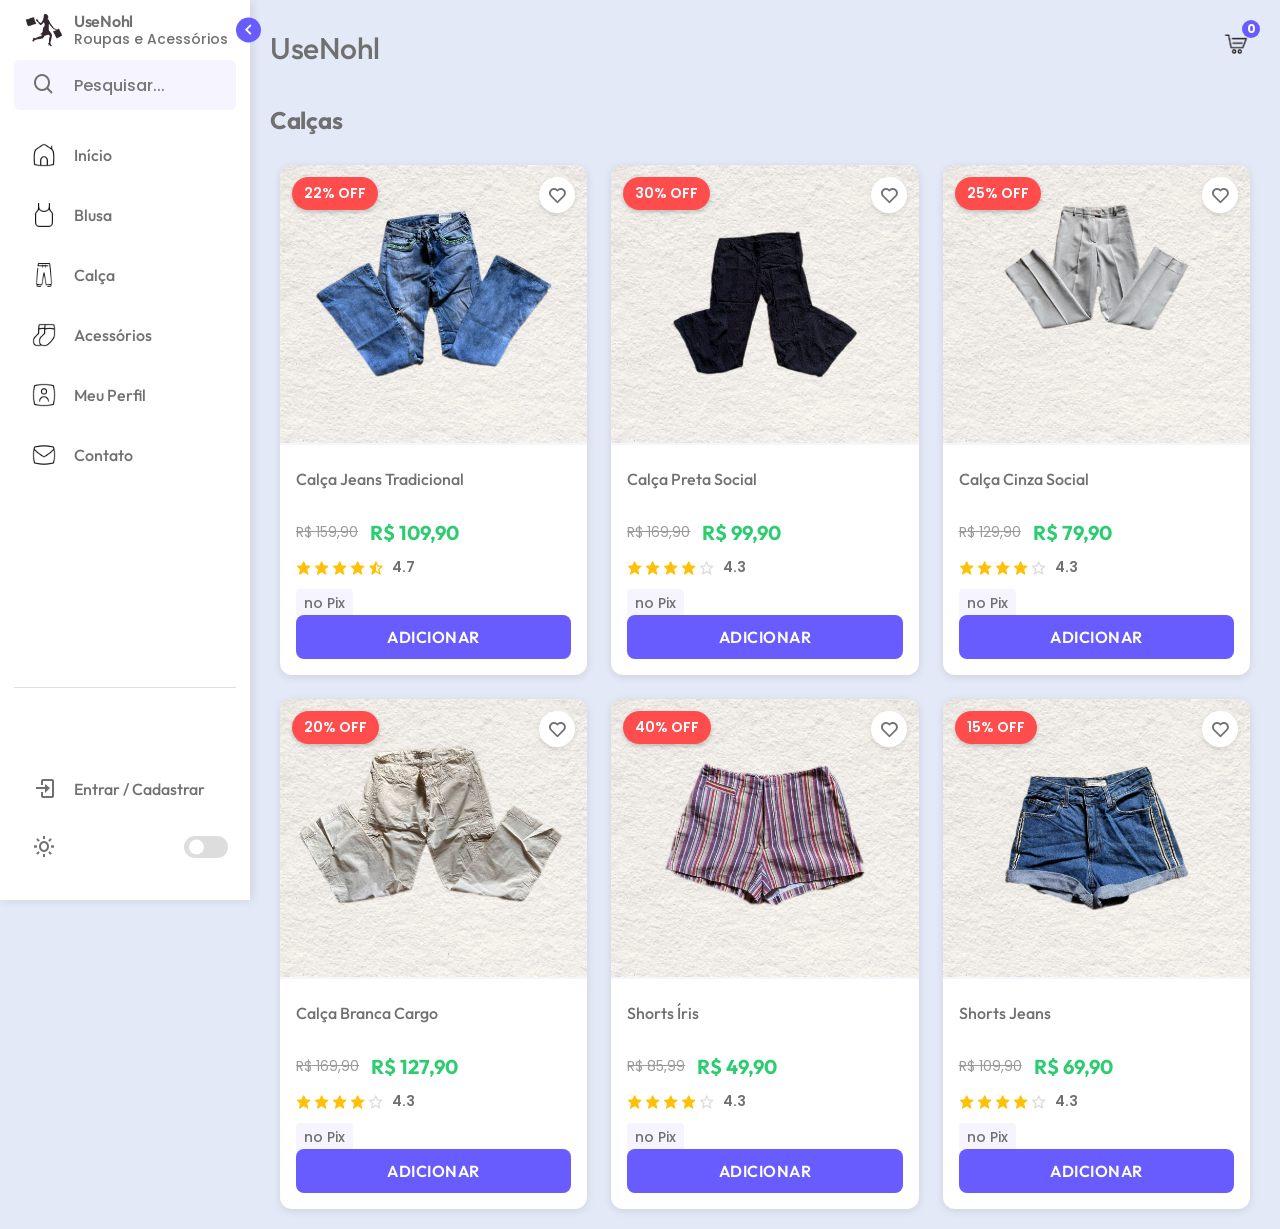
<file: calça.html>
<!DOCTYPE html>
<html lang="pt-BR">

<head>
    <meta charset="UTF-8">
    <meta name="viewport" content="width=device-width, initial-scale=1.0">
    <title>UseNohl - Roupas e Acessórios</title>
    <link rel="stylesheet" href="style.css">
    <link href='https://unpkg.com/boxicons@2.1.4/css/boxicons.min.css' rel='stylesheet'>
</head>

<body>

    <!-- Sidebar -->

    <nav class="sidebar">
        <header>
            <div class="image-text">
                <span class="image">
                    <img src="logo.png" alt="UseNohl" class="logo-img">
                </span>
                <div class="text header-text">
                    <span class="name">UseNohl</span>
                    <span class="profession">Roupas e Acessórios</span>
                </div>
            </div>
            <i class='bx bx-chevron-right toggle'></i>
        </header>

        <div class="menu-bar">
            <div class="menu">
                <li class="search-box">
                    <i class='bx bx-search icon'></i>
                    <input type="search" placeholder="Pesquisar...">
                </li>
                <ul class="menu-links">
                    <li class="nav-link">
                        <a href="index.html">
                            <img src="icons/inicio.png" alt="Início" class="icon-img" data-light="icons/inicio.png"
                                data-dark="icons/inicio-branca.png">
                            <span class="text nav-text">Início</span>
                        </a>
                    </li>
                    <li class="nav-link">
                        <a href="blusa.html">
                            <img src="icons/tshirt.png" alt="Blusa" class="icon-img" data-light="icons/tshirt.png"
                                data-dark="icons/tshirt-branca.png">
                            <span class="text nav-text">Blusa</span>
                        </a>
                    </li>
                    <li class="nav-link">
                        <a href="calça.html">
                            <img src="icons/pants.png" alt="Calça" class="icon-img" data-light="icons/pants.png"
                                data-dark="icons/pants-branca.png">
                            <span class="text nav-text">Calça</span>
                        </a>
                    </li>
                    <li class="nav-link">
                        <a href="acessorios.html">
                            <img src="icons/acessorios.png" alt="Acessórios" class="icon-img"
                                data-light="icons/acessorios.png" data-dark="icons/acessorios-branca.png">
                            <span class="text nav-text">Acessórios</span>
                        </a>
                    </li>
                    <li class="nav-link">
                        <a href="meuperfil.html">
                            <img src="icons/perfil.png" alt="Meu Perfil" class="icon-img" data-light="icons/perfil.png"
                                data-dark="icons/perfil-branca.png">
                            <span class="text nav-text">Meu Perfil</span>
                        </a>
                    </li>
                    <li class="nav-link">
                        <a href="contato.html">
                            <img src="icons/envelope.png" alt="Contato" class="icon-img" data-light="icons/envelope.png"
                                data-dark="icons/envelope-branca.png">
                            <span class="text nav-text">Contato</span>
                        </a>
                    </li>
                </ul>
            </div>

            <div class="bottom-content">
                <li>
                    <a href="#">
                        <span class="text nav-text"></span>
                    </a>
                </li>
                <li class="mode">
                    <a href="#">
                        <i class='bx bx-moon icon'></i>
                        <span class="text nav-text"></span>
                    </a>
                    <div class="toggle-switch">
                        <span class="switch"></span>
                    </div>
                </li>
            </div>
        </div>
    </nav>

    <!-- Conteúdo Principal -->

    <section class="home">
        <div style="display: flex; justify-content: space-between; align-items: center; margin-bottom: 20px;">
            <div class="text">UseNohl</div>

            <!-- Ícone do Carrinho -->

            <div class="carrinho-container">
                <img src="icons/carrinho.png" alt="Carrinho" class="carrinho-icon" data-light="icons/carrinho.png"
                    data-dark="icons/carrinho-branca.png">
                <span class="carrinho-badge">0</span>
                <div class="carrinho-tooltip">0 itens no carrinho</div> <!-- NOVO: tooltip -->
            </div>
        </div>

        <!-- Produtos - Calças -->

        <div style="margin-top: 30px; color: var(--text-color);">
            <h3>Calças</h3>
            <div class="produtos-grid">

                <!-- Produto 1 - Calça Jeans -->

                <div class="produto-card">
                    <span class="produto-desconto">22% OFF</span>
                    <div class="produto-favorito">
                        <i class='bx bx-heart'></i>
                    </div>
                    <img src="calca/calca-jeans.jpg" alt="Calça Jeans" class="produto-imagem">
                    <div class="produto-info">
                        <h4 class="produto-nome">Calça Jeans Tradicional</h4>
                        <div class="produto-precos">
                            <span class="preco-original">R$ 159,90</span>
                            <span class="preco-atual">R$ 109,90</span>
                        </div>
                        <div class="produto-avaliacao">
                            <div class="estrelas">
                                <i class='bx bxs-star'></i><i class='bx bxs-star'></i><i class='bx bxs-star'></i><i
                                    class='bx bxs-star'></i><i class='bx bxs-star-half'></i>
                            </div>
                            <span class="nota">4.7</span>
                        </div>
                        <span class="preco-pix">no Pix</span>
                        <button class="btn-comprar-card" data-produto="Calça Jeans">ADICIONAR</button>
                    </div>
                </div>

                <!-- Produto 2 - Calça Preta -->

                <div class="produto-card">
                    <span class="produto-desconto">30% OFF</span>
                    <div class="produto-favorito">
                        <i class='bx bx-heart'></i>
                    </div>
                    <img src="calca/calca-preta.jpg" alt="Calça Preta" class="produto-imagem">
                    <div class="produto-info">
                        <h4 class="produto-nome">Calça Preta Social</h4>
                        <div class="produto-precos">
                            <span class="preco-original">R$ 169,90</span>
                            <span class="preco-atual">R$ 99,90</span>
                        </div>
                        <div class="produto-avaliacao">
                            <div class="estrelas">
                                <i class='bx bxs-star'></i><i class='bx bxs-star'></i><i class='bx bxs-star'></i><i
                                    class='bx bxs-star'></i><i class='bx bx-star'></i>
                            </div>
                            <span class="nota">4.3</span>
                        </div>
                        <span class="preco-pix">no Pix</span>
                        <button class="btn-comprar-card" data-produto="Calça Preta">ADICIONAR</button>
                    </div>
                </div>

                <!-- Produto 3 - Calça Cinza-->

                <div class="produto-card">
                    <span class="produto-desconto">25% OFF</span>
                    <div class="produto-favorito">
                        <i class='bx bx-heart'></i>
                    </div>
                    <img src="calca/calca-branca.jpg" alt="Calça Branca" class="produto-imagem">
                    <div class="produto-info">
                        <h4 class="produto-nome">Calça Cinza Social</h4>
                        <div class="produto-precos">
                            <span class="preco-original">R$ 129,90</span>
                            <span class="preco-atual">R$ 79,90</span>
                        </div>
                        <div class="produto-avaliacao">
                            <div class="estrelas">
                                <i class='bx bxs-star'></i><i class='bx bxs-star'></i><i class='bx bxs-star'></i><i
                                    class='bx bxs-star'></i><i class='bx bx-star'></i>
                            </div>
                            <span class="nota">4.3</span>
                        </div>
                        <span class="preco-pix">no Pix</span>
                        <button class="btn-comprar-card" data-produto="Calça Branca">ADICIONAR</button>
                    </div>
                </div>

                <!-- Produto 4 - Calça Branca Cargo-->

                <div class="produto-card">
                    <span class="produto-desconto">20% OFF</span>
                    <div class="produto-favorito">
                        <i class='bx bx-heart'></i>
                    </div>
                    <img src="calca/calca-cinza.jpg" alt="Calça Preta" class="produto-imagem">
                    <div class="produto-info">
                        <h4 class="produto-nome">Calça Branca Cargo</h4>
                        <div class="produto-precos">
                            <span class="preco-original">R$ 169,90</span>
                            <span class="preco-atual">R$ 127,90</span>
                        </div>
                        <div class="produto-avaliacao">
                            <div class="estrelas">
                                <i class='bx bxs-star'></i><i class='bx bxs-star'></i><i class='bx bxs-star'></i><i
                                    class='bx bxs-star'></i><i class='bx bx-star'></i>
                            </div>
                            <span class="nota">4.3</span>
                        </div>
                        <span class="preco-pix">no Pix</span>
                        <button class="btn-comprar-card" data-produto="Calça Preta">ADICIONAR</button>
                    </div>
                </div>

                <!-- Produto 5 - Short Iris -->

                <div class="produto-card">
                    <span class="produto-desconto">40% OFF</span>
                    <div class="produto-favorito">
                        <i class='bx bx-heart'></i>
                    </div>
                    <img src="calca/short-iris.jpg" alt="Calça Preta" class="produto-imagem">
                    <div class="produto-info">
                        <h4 class="produto-nome">Shorts Íris</h4>
                        <div class="produto-precos">
                            <span class="preco-original">R$ 85,99</span>
                            <span class="preco-atual">R$ 49,90</span>
                        </div>
                        <div class="produto-avaliacao">
                            <div class="estrelas">
                                <i class='bx bxs-star'></i><i class='bx bxs-star'></i><i class='bx bxs-star'></i><i
                                    class='bx bxs-star'></i><i class='bx bx-star'></i>
                            </div>
                            <span class="nota">4.3</span>
                        </div>
                        <span class="preco-pix">no Pix</span>
                        <button class="btn-comprar-card" data-produto="Calça Preta">ADICIONAR</button>
                    </div>
                </div>

                <!-- Produto 6 - Short Jeans-->

                <div class="produto-card">
                    <span class="produto-desconto">15% OFF</span>
                    <div class="produto-favorito">
                        <i class='bx bx-heart'></i>
                    </div>
                    <img src="calca/short-jeans.jpg" alt="Calça Preta" class="produto-imagem">
                    <div class="produto-info">
                        <h4 class="produto-nome">Shorts Jeans</h4>
                        <div class="produto-precos">
                            <span class="preco-original">R$ 109,90</span>
                            <span class="preco-atual">R$ 69,90</span>
                        </div>
                        <div class="produto-avaliacao">
                            <div class="estrelas">
                                <i class='bx bxs-star'></i><i class='bx bxs-star'></i><i class='bx bxs-star'></i><i
                                    class='bx bxs-star'></i><i class='bx bx-star'></i>
                            </div>
                            <span class="nota">4.3</span>
                        </div>
                        <span class="preco-pix">no Pix</span>
                        <button class="btn-comprar-card" data-produto="Calça Preta">ADICIONAR</button>
                    </div>
                </div>
            </div>
    </section>
    <script src="script.js"></script>
</body>

</html>
</file>
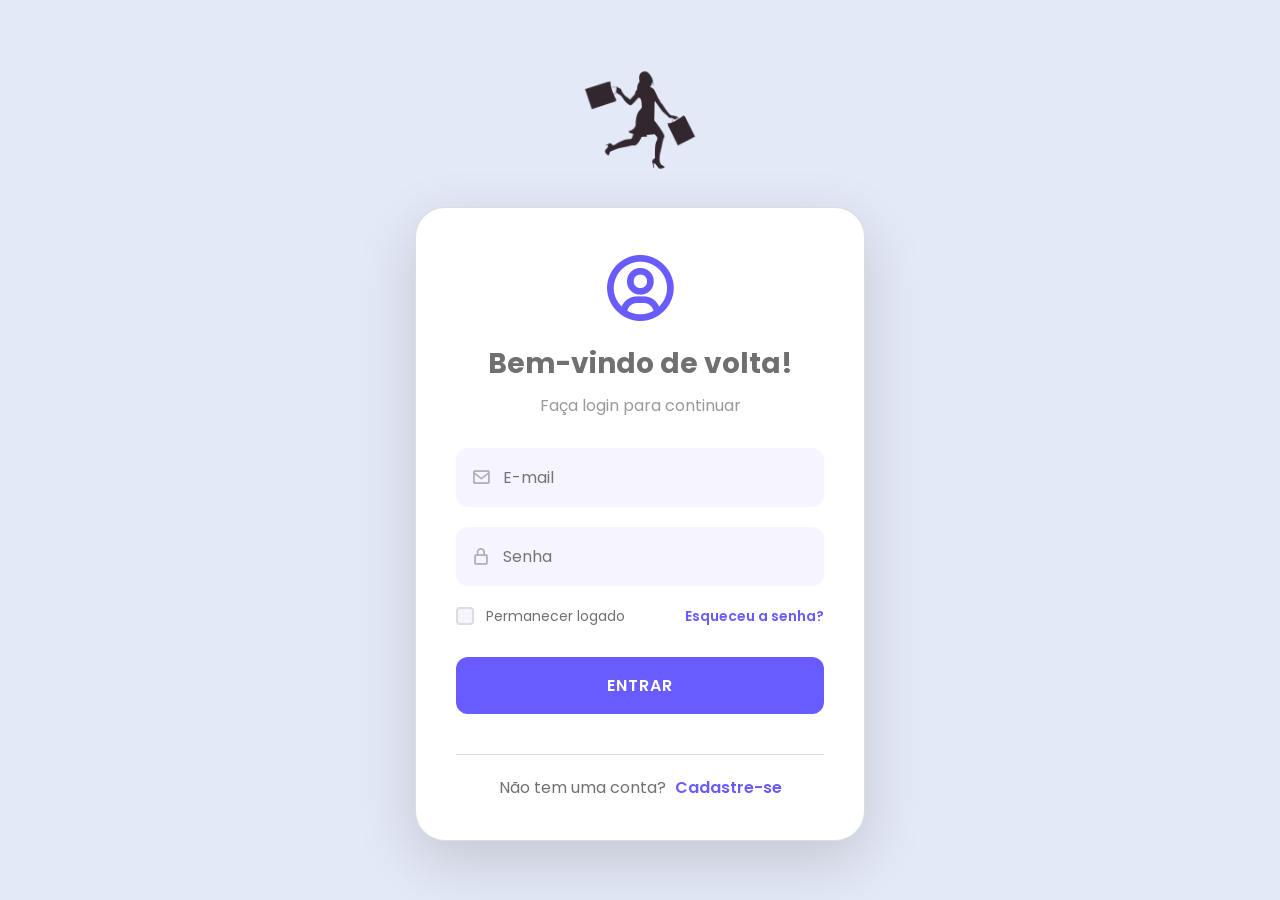
<file: checkout.html>
<!DOCTYPE html>
<html lang="pt-BR">

<head>
    <meta charset="UTF-8">
    <meta name="viewport" content="width=device-width, initial-scale=1.0">
    <title>UseNohl - Revisão do Pedido</title>
    <link rel="stylesheet" href="style.css">
    <link href='https://unpkg.com/boxicons@2.1.4/css/boxicons.min.css' rel='stylesheet'>
    <style>
        /* Estilos específicos para o pré-checkout */
        .pre-checkout-container {
            display: grid;
            grid-template-columns: 1.5fr 1fr;
            gap: 30px;
            margin-top: 30px;
        }

        .checkout-card {
            background: var(--sidebar-color);
            border-radius: 24px;
            padding: 25px;
            box-shadow: 0 10px 30px rgba(0, 0, 0, 0.1);
            border: 1px solid var(--toggle-color);
            transition: var(--tran-03);
        }

        .checkout-card:hover {
            box-shadow: 0 15px 40px rgba(105, 92, 254, 0.15);
        }

        .checkout-card h3 {
            display: flex;
            align-items: center;
            gap: 10px;
            margin-bottom: 25px;
            color: var(--text-color);
            font-size: 22px;
            font-weight: 600;
            border-bottom: 2px solid var(--primary-color-light);
            padding-bottom: 15px;
        }

        .checkout-card h3 i {
            color: var(--primary-color);
            font-size: 28px;
        }

        /* Itens do carrinho */
        .carrinho-item-checkout {
            display: flex;
            gap: 15px;
            padding: 15px 0;
            border-bottom: 1px solid var(--toggle-color);
            position: relative;
        }

        .carrinho-item-checkout:last-child {
            border-bottom: none;
        }

        .item-imagem-checkout {
            width: 80px;
            height: 80px;
            border-radius: 12px;
            background: var(--primary-color-light);
            display: flex;
            align-items: center;
            justify-content: center;
            overflow: hidden;
        }

        .item-imagem-checkout i {
            font-size: 40px;
            color: var(--primary-color);
            opacity: 0.7;
        }

        .item-info-checkout {
            flex: 1;
        }

        .item-info-checkout h4 {
            color: var(--text-color);
            font-size: 16px;
            font-weight: 600;
            margin-bottom: 5px;
        }

        .item-info-checkout .item-detalhes {
            display: flex;
            gap: 15px;
            font-size: 14px;
            color: var(--text-color);
            opacity: 0.7;
            margin-bottom: 8px;
        }

        .item-preco-checkout {
            display: flex;
            justify-content: space-between;
            align-items: center;
        }

        .item-preco {
            font-weight: 700;
            color: var(--primary-color);
            font-size: 18px;
        }

        .item-quantidade {
            background: var(--primary-color-light);
            padding: 4px 12px;
            border-radius: 20px;
            font-size: 14px;
            color: var(--text-color);
        }

        /* Seção de Garantia */
        .garantia-section {
            background: linear-gradient(145deg, var(--primary-color-light), var(--sidebar-color));
            border-radius: 20px;
            padding: 20px;
            margin: 20px 0;
            border: 1px solid var(--primary-color);
            position: relative;
            overflow: hidden;
        }

        .garantia-section::before {
            content: '✨';
            position: absolute;
            top: -20px;
            right: -20px;
            font-size: 80px;
            opacity: 0.1;
            transform: rotate(15deg);
        }

        .garantia-header {
            display: flex;
            align-items: center;
            gap: 12px;
            margin-bottom: 15px;
        }

        .garantia-header i {
            font-size: 32px;
            color: var(--primary-color);
        }

        .garantia-header h4 {
            color: var(--text-color);
            font-size: 18px;
            font-weight: 600;
        }

        .garantia-opcoes {
            display: flex;
            flex-direction: column;
            gap: 12px;
            margin: 15px 0;
        }

        .garantia-opcao {
            display: flex;
            align-items: center;
            gap: 12px;
            padding: 15px;
            background: var(--sidebar-color);
            border-radius: 16px;
            border: 2px solid transparent;
            transition: var(--tran-03);
            cursor: pointer;
        }

        .garantia-opcao:hover {
            transform: translateX(5px);
            border-color: var(--primary-color);
        }

        .garantia-opcao.selecionada {
            border-color: var(--primary-color);
            background: var(--primary-color-light);
        }

        .garantia-opcao input[type="radio"] {
            appearance: none;
            width: 20px;
            height: 20px;
            border: 2px solid var(--toggle-color);
            border-radius: 50%;
            margin: 0;
            position: relative;
            cursor: pointer;
        }

        .garantia-opcao input[type="radio"]:checked {
            border-color: var(--primary-color);
            background: var(--primary-color);
            box-shadow: 0 0 0 3px rgba(105, 92, 254, 0.2);
        }

        .garantia-opcao input[type="radio"]:checked::after {
            content: '';
            position: absolute;
            top: 4px;
            left: 4px;
            width: 8px;
            height: 8px;
            background: white;
            border-radius: 50%;
        }

        .garantia-info {
            flex: 1;
        }

        .garantia-info strong {
            display: block;
            color: var(--text-color);
            font-size: 16px;
            margin-bottom: 4px;
        }

        .garantia-info p {
            font-size: 13px;
            color: var(--text-color);
            opacity: 0.7;
        }

        .garantia-preco {
            font-weight: 700;
            color: #2ecc71;
            font-size: 18px;
        }

        /* Resumo do Pedido */
        .resumo-card {
            background: var(--sidebar-color);
            border-radius: 24px;
            padding: 25px;
            position: sticky;
            top: 20px;
            border: 1px solid var(--toggle-color);
        }

        .resumo-linha {
            display: flex;
            justify-content: space-between;
            margin-bottom: 15px;
            color: var(--text-color);
            padding: 8px 0;
            border-bottom: 1px dashed var(--toggle-color);
        }

        .resumo-linha:last-child {
            border-bottom: none;
        }

        .resumo-total {
            margin-top: 20px;
            padding-top: 20px;
            border-top: 3px solid var(--primary-color);
            font-size: 20px;
            font-weight: 700;
            display: flex;
            justify-content: space-between;
            color: var(--text-color);
        }

        .resumo-total span:last-child {
            color: #2ecc71;
            font-size: 28px;
        }

        .cupom-section {
            background: var(--primary-color-light);
            border-radius: 16px;
            padding: 15px;
            margin: 20px 0;
        }

        .cupom-input {
            display: flex;
            gap: 10px;
        }

        .cupom-input input {
            flex: 1;
            padding: 12px;
            border: 1px solid var(--toggle-color);
            border-radius: 10px;
            background: var(--sidebar-color);
            color: var(--text-color);
            font-size: 14px;
        }

        .cupom-input button {
            padding: 12px 20px;
            background: var(--primary-color);
            color: white;
            border: none;
            border-radius: 10px;
            cursor: pointer;
            transition: var(--tran-03);
            font-weight: 500;
        }

        .cupom-input button:hover {
            background: var(--text-color);
            transform: translateY(-2px);
        }

        .cupom-aplicado {
            display: flex;
            align-items: center;
            gap: 8px;
            color: #2ecc71;
            font-size: 14px;
            margin-top: 10px;
            padding: 8px;
            background: rgba(46, 204, 113, 0.1);
            border-radius: 8px;
        }

        /* Botões de ação */
        .acoes-checkout {
            display: flex;
            gap: 15px;
            margin-top: 30px;
        }

        .btn-continuar {
            flex: 1;
            padding: 16px;
            background: var(--primary-color);
            color: white;
            border: none;
            border-radius: 14px;
            font-size: 16px;
            font-weight: 600;
            cursor: pointer;
            transition: var(--tran-03);
            text-transform: uppercase;
            letter-spacing: 1px;
            display: flex;
            align-items: center;
            justify-content: center;
            gap: 10px;
        }

        .btn-continuar:hover {
            background: var(--text-color);
            transform: translateY(-3px);
            box-shadow: 0 8px 20px rgba(105, 92, 254, 0.3);
        }

        .btn-voltar {
            padding: 16px 25px;
            background: transparent;
            color: var(--text-color);
            border: 2px solid var(--toggle-color);
            border-radius: 14px;
            font-size: 16px;
            font-weight: 600;
            cursor: pointer;
            transition: var(--tran-03);
            display: flex;
            align-items: center;
            gap: 8px;
        }

        .btn-voltar:hover {
            border-color: var(--primary-color);
            color: var(--primary-color);
            transform: translateX(-5px);
        }

        /* Modal de confirmação */
        .modal-checkout {
            position: fixed;
            top: 0;
            left: 0;
            width: 100%;
            height: 100%;
            background: rgba(0, 0, 0, 0.7);
            backdrop-filter: blur(5px);
            z-index: 2000;
            display: none;
            align-items: center;
            justify-content: center;
        }

        .modal-checkout.ativo {
            display: flex;
        }

        .modal-conteudo {
            background: var(--sidebar-color);
            border-radius: 30px;
            padding: 40px;
            max-width: 450px;
            text-align: center;
            animation: modalEntrada 0.3s ease;
        }

        @keyframes modalEntrada {
            from {
                transform: scale(0.8);
                opacity: 0;
            }

            to {
                transform: scale(1);
                opacity: 1;
            }
        }

        .modal-conteudo i {
            font-size: 80px;
            color: #2ecc71;
            margin-bottom: 20px;
        }

        .modal-conteudo h2 {
            color: var(--text-color);
            font-size: 28px;
            margin-bottom: 15px;
        }

        .modal-conteudo p {
            color: var(--text-color);
            opacity: 0.8;
            margin-bottom: 25px;
            line-height: 1.6;
        }

        .modal-btn {
            background: var(--primary-color);
            color: white;
            border: none;
            padding: 15px 40px;
            border-radius: 50px;
            font-size: 16px;
            font-weight: 600;
            cursor: pointer;
            transition: var(--tran-03);
        }

        .modal-btn:hover {
            background: var(--text-color);
            transform: translateY(-3px);
        }

        .frete-info {
            background: var(--primary-color-light);
            padding: 15px;
            border-radius: 12px;
            margin: 15px 0;
            display: flex;
            align-items: center;
            gap: 10px;
        }

        .frete-info i {
            color: var(--primary-color);
            font-size: 24px;
        }

        .frete-info p {
            color: var(--text-color);
            font-size: 14px;
        }

        .badge-gratis {
            background: #2ecc71;
            color: white;
            padding: 4px 12px;
            border-radius: 20px;
            font-size: 12px;
            font-weight: 600;
        }

        @media (max-width: 768px) {
            .pre-checkout-container {
                grid-template-columns: 1fr;
            }

            .resumo-card {
                position: static;
            }

            .acoes-checkout {
                flex-direction: column;
            }
        }
    </style>
</head>

<body>

    <!-- Sidebar -->
    <nav class="sidebar">
        <header>
            <div class="image-text">
                <span class="image">
                    <img src="logo.png" alt="UseNohl" class="logo-img">
                </span>
                <div class="text header-text">
                    <span class="name">UseNohl</span>
                    <span class="profession">Roupas e Acessórios</span>
                </div>
            </div>
            <i class='bx bx-chevron-right toggle'></i>
        </header>

        <div class="menu-bar">
            <div class="menu">
                <li class="search-box">
                    <i class='bx bx-search icon'></i>
                    <input type="search" placeholder="Pesquisar...">
                </li>
                <ul class="menu-links">
                    <li class="nav-link">
                        <a href="index.html">
                            <img src="icons/inicio.png" alt="Início" class="icon-img" data-light="icons/inicio.png"
                                data-dark="icons/inicio-branca.png">
                            <span class="text nav-text">Início</span>
                        </a>
                    </li>
                    <li class="nav-link">
                        <a href="blusa.html">
                            <img src="icons/tshirt.png" alt="Blusa" class="icon-img" data-light="icons/tshirt.png"
                                data-dark="icons/tshirt-branca.png">
                            <span class="text nav-text">Blusa</span>
                        </a>
                    </li>
                    <li class="nav-link">
                        <a href="calca.html">
                            <img src="icons/pants.png" alt="Calça" class="icon-img" data-light="icons/pants.png"
                                data-dark="icons/pants-branca.png">
                            <span class="text nav-text">Calça</span>
                        </a>
                    </li>
                    <li class="nav-link">
                        <a href="acessorios.html">
                            <img src="icons/acessorios.png" alt="Acessórios" class="icon-img"
                                data-light="icons/acessorios.png" data-dark="icons/acessorios-branca.png">
                            <span class="text nav-text">Acessórios</span>
                        </a>
                    </li>
                    <li class="nav-link">
                        <a href="meuperfil.html">
                            <img src="icons/perfil.png" alt="Meu Perfil" class="icon-img" data-light="icons/perfil.png"
                                data-dark="icons/perfil-branca.png">
                            <span class="text nav-text">Meu Perfil</span>
                        </a>
                    </li>
                    <li class="nav-link">
                        <a href="contato.html">
                            <img src="icons/envelope.png" alt="Contato" class="icon-img" data-light="icons/envelope.png"
                                data-dark="icons/envelope-branca.png">
                            <span class="text nav-text">Contato</span>
                        </a>
                    </li>
                </ul>
            </div>

            <div class="bottom-content">
                <li class="mode">
                    <a href="#">
                        <i class='bx bx-moon icon'></i>
                        <span class="text nav-text"></span>
                    </a>
                    <div class="toggle-switch">
                        <span class="switch"></span>
                    </div>
                </li>
            </div>
        </div>
    </nav>

    <!-- Conteúdo Principal -->
    <section class="home">

        <div style="display: flex; justify-content: space-between; align-items: center; margin-bottom: 20px;">
            <div class="text">Revisão do Pedido</div>
            <div class="carrinho-container" onclick="abrirCarrinho()">
                <img src="icons/carrinho.png" alt="Carrinho" class="carrinho-icon" data-light="icons/carrinho.png"
                    data-dark="icons/carrinho-branca.png">
                <span class="carrinho-badge" id="carrinho-badge-checkout">0</span>
                <div class="carrinho-tooltip" id="carrinho-tooltip-checkout">0 itens no carrinho</div>
            </div>
        </div>

        <div class="pre-checkout-container" id="pre-checkout-container">
            <div class="checkout-card">
                <h3>
                    <i class='bx bx-package'></i>
                    Itens do Pedido
                </h3>
                <div id="itens-carrinho-checkout">
                </div>


                <div class="garantia-section">
                    <div class="garantia-header">
                        <i class='bx bx-shield-plus'></i>
                        <h4>Proteja sua compra</h4>
                    </div>
                    <p style="color: var(--text-color); opacity: 0.8; margin-bottom: 15px; font-size: 14px;">
                        Adicione uma garantia estendida e fique ainda mais tranquilo!
                    </p>

                    <div class="garantia-opcoes">
                        <label class="garantia-opcao" id="garantia-1ano">
                            <input type="radio" name="garantia" value="1ano">
                            <div class="garantia-info">
                                <strong>Garantia Estendida de 1 ano</strong>
                                <p>Cobertura contra defeitos e danos acidentais</p>
                            </div>
                            <div class="garantia-preco">+ R$ 29,90</div>
                        </label>

                        <label class="garantia-opcao" id="garantia-2anos">
                            <input type="radio" name="garantia" value="2anos">
                            <div class="garantia-info">
                                <strong>Garantia Estendida de 2 anos</strong>
                                <p>Cobertura completa + assistência prioritária</p>
                            </div>
                            <div class="garantia-preco">+ R$ 49,90</div>
                        </label>

                        <label class="garantia-opcao selecionada" id="garantia-sem">
                            <input type="radio" name="garantia" value="sem" checked>
                            <div class="garantia-info">
                                <strong>Sem garantia estendida</strong>
                                <p>Garantia padrão do fabricante (3 meses)</p>
                            </div>
                            <div class="garantia-preco">R$ 0,00</div>
                        </label>
                    </div>
                </div>

                <div class="frete-info">
                    <i class='bx bx-truck'></i>
                    <p>
                        <strong>Frete Grátis</strong> para compras acima de R$ 100,00
                        <span class="badge-gratis">GRÁTIS</span>
                    </p>
                </div>
            </div>

            <div class="resumo-card">
                <h3 style="margin-bottom: 20px;">
                    <i class='bx bx-receipt'></i>
                    Resumo do Pedido
                </h3>

                <div id="resumo-itens">
                </div>

                <div class="cupom-section">
                    <div style="display: flex; align-items: center; gap: 8px; margin-bottom: 10px;">
                        <i class='bx bx-gift' style="color: var(--primary-color);"></i>
                        <span style="color: var(--text-color); font-weight: 500;">Cupom de desconto</span>
                    </div>
                    <div class="cupom-input">
                        <input type="text" id="cupom-input" placeholder="Digite seu cupom">
                        <button onclick="aplicarCupom()">Aplicar</button>
                    </div>
                    <div id="cupom-aplicado" class="cupom-aplicado" style="display: none;">
                        <i class='bx bx-check-circle'></i>
                        Cupom aplicado: <span id="cupom-nome">USE14NOHL</span> (-10%)
                    </div>
                </div>

                <div class="resumo-linha">
                    <span>Subtotal:</span>
                    <span id="subtotal-valor">R$ 0,00</span>
                </div>
                <div class="resumo-linha" id="linha-garantia" style="display: none;">
                    <span>Garantia estendida:</span>
                    <span id="garantia-valor">+ R$ 0,00</span>
                </div>
                <div class="resumo-linha" id="linha-desconto" style="display: none;">
                    <span>Desconto cupom:</span>
                    <span id="desconto-valor">- R$ 0,00</span>
                </div>
                <div class="resumo-linha">
                    <span>Frete:</span>
                    <span id="frete-valor" style="color: #2ecc71;">Grátis</span>
                </div>

                <div class="resumo-total">
                    <span>Total:</span>
                    <span id="total-valor">R$ 0,00</span>
                </div>

                <div class="acoes-checkout">
                    <button class="btn-voltar" onclick="voltarAoCarrinho()">
                        <i class='bx bx-arrow-back'></i>
                        Voltar
                    </button>
                    <button class="btn-continuar" onclick="finalizarPreCheckout()">
                        Continuar
                        <i class='bx bx-right-arrow-alt'></i>
                    </button>
                </div>

                <p
                    style="text-align: center; margin-top: 20px; font-size: 12px; color: var(--text-color); opacity: 0.5;">
                    *Você será redirecionado para o checkout seguro
                </p>
            </div>
        </div>
    </section>

    <div class="modal-checkout" id="modal-confirmacao">
        <div class="modal-conteudo">
            <i class='bx bx-check-circle'></i>
            <h2>Pedido confirmado!</h2>
            <p>Seu pedido foi registrado com sucesso. Em breve você receberá um e-mail com os detalhes para pagamento.
            </p>
            <button class="modal-btn" onclick="fecharModal()">Continuar comprando</button>
        </div>
    </div>

    <script>
        function formatarMoeda(valor) {
            return valor.toLocaleString('pt-BR', { style: 'currency', currency: 'BRL' });
        }

        function calcularQuantidadeTotal(carrinho) {
            return carrinho.reduce((acc, item) => acc + (Number(item.quantidade) || 1), 0);
        }

        function calcularSubtotalCarrinho(carrinho) {
            return carrinho.reduce((acc, item) => {
                const preco = parseFloat(item.preco) || 89.90;
                const quantidade = Number(item.quantidade) || 1;
                return acc + (preco * quantidade);
            }, 0);
        }

        function carregarCheckout() {
            const carrinho = JSON.parse(localStorage.getItem('usenohl-carrinho')) || [];
            const containerItens = document.getElementById('itens-carrinho-checkout');
            const resumoItens = document.getElementById('resumo-itens');
            const badge = document.getElementById('carrinho-badge-checkout');
            const tooltip = document.getElementById('carrinho-tooltip-checkout');

            if (carrinho.length === 0) {
                window.location.href = 'index.html';
                return;
            }

            const totalItens = calcularQuantidadeTotal(carrinho);
            badge.textContent = totalItens;
            tooltip.textContent = totalItens === 1 ? '1 item no carrinho' : `${totalItens} itens no carrinho`;

            containerItens.innerHTML = '';
            let subtotal = calcularSubtotalCarrinho(carrinho);

            carrinho.forEach(item => {
                const preco = parseFloat(item.preco) || 89.90;
                const quantidade = Number(item.quantidade) || 1;

                containerItens.innerHTML += `
                    <div class="carrinho-item-checkout">
                        <div class="item-imagem-checkout">
                            <i class='bx bx-package'></i>
                        </div>
                        <div class="item-info-checkout">
                            <h4>${item.nome}</h4>
                            <div class="item-detalhes">
                                <span>Tamanho: M</span>
                                <span>Cor: Única</span>
                            </div>
                            <div class="item-preco-checkout">
                                <span class="item-preco">${formatarMoeda(preco)}</span>
                                <span class="item-quantidade">Qtd: ${quantidade}</span>
                            </div>
                        </div>
                    </div>
                `;
            });

            atualizarResumo(subtotal);
        }

        function atualizarResumo(subtotal) {
            const resumoItens = document.getElementById('resumo-itens');
            const subtotalSpan = document.getElementById('subtotal-valor');
            const totalSpan = document.getElementById('total-valor');

            let garantiaAtual = 0;
            const garantiaSelecionada = document.querySelector('input[name="garantia"]:checked');

            if (garantiaSelecionada) {
                if (garantiaSelecionada.value === '1ano') garantiaAtual = 29.90;
                if (garantiaSelecionada.value === '2anos') garantiaAtual = 49.90;
            }

            let desconto = 0;
            const cupomAplicado = document.getElementById('cupom-aplicado').style.display === 'flex';
            if (cupomAplicado) {
                desconto = subtotal * 0.10;
            }

            const total = subtotal + garantiaAtual - desconto;

            subtotalSpan.textContent = formatarMoeda(subtotal);

            if (garantiaAtual > 0) {
                document.getElementById('linha-garantia').style.display = 'flex';
                document.getElementById('garantia-valor').textContent = `+ ${formatarMoeda(garantiaAtual)}`;
            } else {
                document.getElementById('linha-garantia').style.display = 'none';
            }

            if (desconto > 0) {
                document.getElementById('linha-desconto').style.display = 'flex';
                document.getElementById('desconto-valor').textContent = `- ${formatarMoeda(desconto)}`;
            } else {
                document.getElementById('linha-desconto').style.display = 'none';
            }

            totalSpan.textContent = formatarMoeda(total);
        }

        document.querySelectorAll('input[name="garantia"]').forEach(radio => {
            radio.addEventListener('change', function () {
                // Remover classe selecionada de todas as opções
                document.querySelectorAll('.garantia-opcao').forEach(opt => {
                    opt.classList.remove('selecionada');
                });

                this.closest('.garantia-opcao').classList.add('selecionada');

                const carrinho = JSON.parse(localStorage.getItem('usenohl-carrinho')) || [];
                const subtotal = calcularSubtotalCarrinho(carrinho);
                atualizarResumo(subtotal);
            });
        });

        function aplicarCupom() {
            const cupomInput = document.getElementById('cupom-input');
            const cupomAplicado = document.getElementById('cupom-aplicado');

            if (cupomInput.value.toUpperCase() === 'USE14NOHL') {
                cupomAplicado.style.display = 'flex';

                const carrinho = JSON.parse(localStorage.getItem('usenohl-carrinho')) || [];
                const subtotal = calcularSubtotalCarrinho(carrinho);
                atualizarResumo(subtotal);
            } else {
                alert('Cupom inválido! Tente USE14NOHL');
            }
        }

        function voltarAoCarrinho() {
            window.location.href = 'index.html';
        }

        function finalizarPreCheckout() {
            const modal = document.getElementById('modal-confirmacao');
            modal.classList.add('ativo');

            localStorage.setItem('usenohl-carrinho', '[]');
        }

        function fecharModal() {
            document.getElementById('modal-confirmacao').classList.remove('ativo');
            window.location.href = 'index.html';
        }

        document.addEventListener('DOMContentLoaded', carregarCheckout);
        function abrirCarrinho() {
            window.location.href = 'index.html';
        }
    </script>

    <script src="script.js"></script>
</body>

</html>
</file>
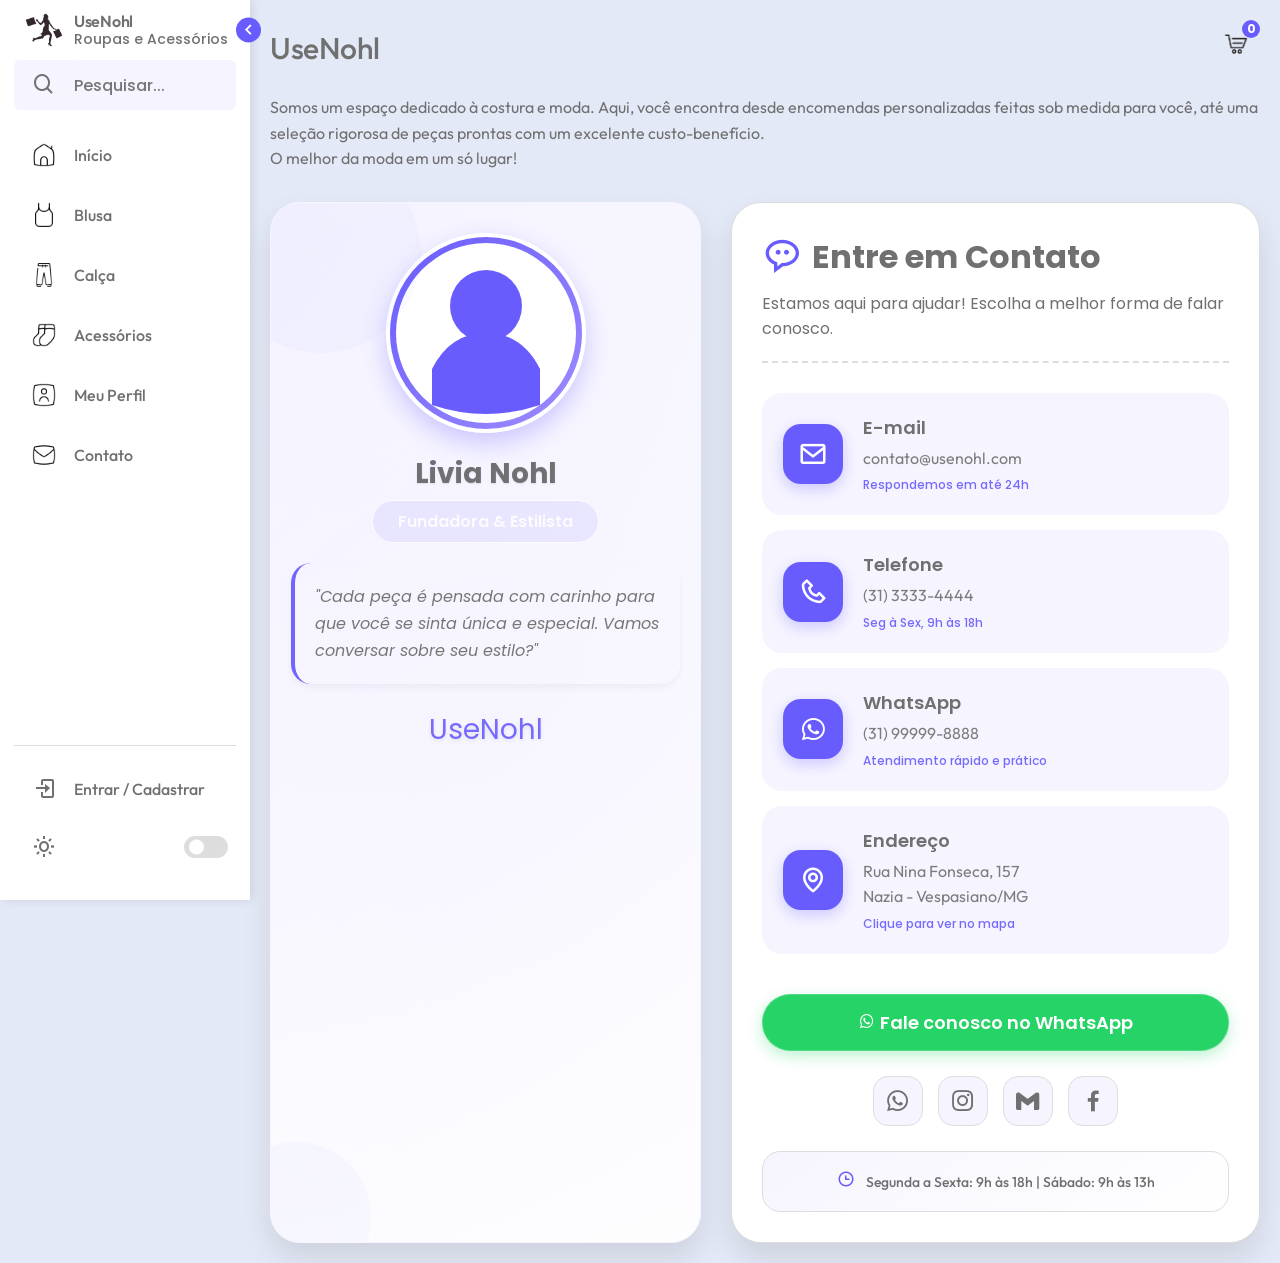
<file: contato.html>
<!DOCTYPE html>
<html lang="pt-BR">

<head>
    <meta charset="UTF-8">
    <meta name="viewport" content="width=device-width, initial-scale=1.0">
    <title>UseNohl - Roupas e Acessórios</title>
    <link rel="stylesheet" href="style.css">
    <link href='https://unpkg.com/boxicons@2.1.4/css/boxicons.min.css' rel='stylesheet'>
    <style>
        .contato-container {
            display: flex;
            gap: 30px;
            margin-top: 30px;
            flex-wrap: wrap;
        }

        .perfil-lado {
            flex: 1;
            min-width: 280px;
            background: linear-gradient(145deg, var(--primary-color-light), var(--sidebar-color));
            border-radius: 30px;
            padding: 30px 20px;
            text-align: center;
            box-shadow: 0 15px 30px rgba(0, 0, 0, 0.1);
            border: 1px solid var(--primary-color-light);
            transition: var(--tran-03);
            position: relative;
            overflow: hidden;
        }

        .perfil-lado::before {
            content: '';
            position: absolute;
            top: -50%;
            right: -50%;
            width: 200%;
            height: 200%;
            background: radial-gradient(circle, var(--primary-color) 0%, transparent 70%);
            opacity: 0.03;
            pointer-events: none;
        }

        .silhueta-container {
            position: relative;
            width: 200px;
            height: 200px;
            margin: 0 auto 20px;
            border-radius: 50%;
            background: linear-gradient(135deg, var(--primary-color), #9d8cff);
            display: flex;
            align-items: center;
            justify-content: center;
            box-shadow: 0 10px 25px rgba(105, 92, 254, 0.3);
            border: 4px solid var(--sidebar-color);
        }

        .silhueta-feminina {
            width: 180px;
            height: 180px;
            background: var(--sidebar-color);
            border-radius: 50%;
            position: relative;
            overflow: hidden;
        }

        .silhueta-feminina svg {
            width: 100%;
            height: 100%;
            fill: var(--primary-color);
        }

        .proprietaria-nome {
            font-size: 28px;
            font-weight: 700;
            color: var(--text-color) !important;
            margin-bottom: 5px;
            text-shadow: 0 1px 2px rgba(0, 0, 0, 0.1);
        }

        .proprietaria-cargo {
            font-size: 16px;
            color: white;
            font-weight: 600;
            margin-bottom: 20px;
            display: inline-block;
            padding: 8px 25px;
            background: rgba(105, 92, 254, 0.1);
            border-radius: 50px;
            border: 1px solid white;
            backdrop-filter: blur(5px) skyblue;
            text-shadow: 5px white;
        }

        .mensagem-boas-vindas {
            font-size: 16px;
            line-height: 1.7;
            color: var(--text-color) !important;
            opacity: 0.95;
            margin-bottom: 25px;
            padding: 20px;
            font-style: italic;
            background: rgba(255, 255, 255, 0.05);
            border-radius: 20px;
            border-left: 4px solid var(--primary-color);
            text-align: left;
            box-shadow: 0 4px 10px rgba(0, 0, 0, 0.05);
        }

        .assinatura {
            font-family: 'Brush Script MT', cursive, 'Poppins', sans-serif;
            font-size: 28px;
            color: var(--primary-color) !important;
            margin-top: 10px;
            text-shadow: 0 2px 4px rgba(0, 0, 0, 0.1);
            opacity: 0.9;
        }

        .contato-lado {
            flex: 1.2;
            min-width: 320px;
            background: var(--sidebar-color);
            border-radius: 30px;
            padding: 30px;
            box-shadow: 0 15px 30px rgba(0, 0, 0, 0.1);
            border: 1px solid var(--toggle-color);
        }

        .contato-titulo {
            font-size: 32px;
            font-weight: 700;
            color: var(--text-color) !important;
            margin-bottom: 10px;
            display: flex;
            align-items: center;
            gap: 10px;
        }

        .contato-titulo i {
            color: var(--primary-color);
            font-size: 40px;
        }

        .contato-subtitulo {
            font-size: 16px;
            color: var(--text-color) !important;
            opacity: 1;
            margin-bottom: 30px;
            padding-bottom: 20px;
            border-bottom: 2px dashed var(--toggle-color);
        }

        .contato-card {
            display: flex;
            align-items: center;
            gap: 20px;
            padding: 20px;
            background: var(--primary-color-light);
            border-radius: 20px;
            margin-bottom: 15px;
            transition: var(--tran-03);
            cursor: pointer;
            border: 1px solid transparent;
        }

        .contato-card:hover {
            transform: translateX(10px);
            border-color: var(--primary-color);
            background: var(--sidebar-color);
            box-shadow: 0 5px 15px rgba(105, 92, 254, 0.2);
        }

        .contato-icone {
            width: 60px;
            height: 60px;
            min-width: 60px;
            background: var(--primary-color);
            border-radius: 18px;
            display: flex;
            align-items: center;
            justify-content: center;
            font-size: 30px;
            color: white;
            box-shadow: 0 5px 15px rgba(105, 92, 254, 0.3);
        }

        .contato-info {
            flex: 1;
        }

        .contato-info h4 {
            font-size: 18px;
            font-weight: 600;
            color: var(--text-color) !important;
            margin-bottom: 5px;
        }

        .contato-info p {
            font-size: 16px;
            color: var(--text-color) !important;
            opacity: 0.9;
            word-break: break-word;
        }

        .contato-info small {
            font-size: 12px;
            color: var(--primary-color);
            opacity: 0.9;
            display: block;
            margin-top: 5px;
            font-weight: 500;
        }

        .botao-whatsapp {
            display: inline-block;
            background: #25D366;
            color: white;
            padding: 14px 30px;
            border-radius: 50px;
            text-decoration: none;
            font-weight: 600;
            margin-top: 25px;
            transition: var(--tran-03);
            border: none;
            cursor: pointer;
            width: 100%;
            text-align: center;
            font-size: 18px;
            box-shadow: 0 5px 15px rgba(37, 211, 102, 0.3);
            border: 1px solid rgba(255, 255, 255, 0.2);
        }

        .botao-whatsapp:hover {
            transform: translateY(-3px);
            box-shadow: 0 8px 25px rgba(37, 211, 102, 0.4);
            background: #20ba5a;
        }

        .redes-sociais-contato {
            display: flex;
            justify-content: center;
            gap: 15px;
            margin-top: 25px;
            flex-wrap: wrap;
        }

        .rede-social-icon {
            width: 50px;
            height: 50px;
            border-radius: 15px;
            background: var(--primary-color-light);
            display: flex;
            align-items: center;
            justify-content: center;
            font-size: 28px;
            color: var(--text-color) !important;
            transition: var(--tran-03);
            text-decoration: none;
            border: 1px solid var(--toggle-color);
        }

        .rede-social-icon:hover {
            background: var(--primary-color);
            color: white !important;
            transform: translateY(-5px) scale(1.1);
            border-color: var(--primary-color);
        }

        .horario-atendimento {
            margin-top: 25px;
            padding: 18px;
            background: linear-gradient(145deg, var(--primary-color-light), var(--sidebar-color));
            border-radius: 18px;
            text-align: center;
            border: 1px solid var(--toggle-color);
        }

        .horario-atendimento p {
            color: var(--text-color) !important;
            font-size: 14px;
            font-weight: 500;
        }

        .horario-atendimento i {
            color: var(--primary-color);
            margin-right: 8px;
            font-size: 18px;
        }

        @media (max-width: 768px) {
            .contato-container {
                flex-direction: column;
            }

            .perfil-lado,
            .contato-lado {
                min-width: 100%;
            }

            .contato-card:hover {
                transform: translateX(5px);
            }
        }

        .decorativo {
            position: absolute;
            width: 150px;
            height: 150px;
            background: var(--primary-color);
            border-radius: 50%;
            opacity: 0.03;
            bottom: -50px;
            left: -50px;
            pointer-events: none;
        }

        .decorativo2 {
            top: -50px;
            right: -50px;
            width: 200px;
            height: 200px;
        }

        /* Garantir que textos usem a variável correta */
        body.dark .proprietaria-nome,
        body.dark .mensagem-boas-vindas,
        body.dark .contato-titulo,
        body.dark .contato-subtitulo,
        body.dark .contato-info h4,
        body.dark .contato-info p,
        body.dark .horario-atendimento p {
            color: #E4E9F7 !important;
            text-shadow: 0 1px 2px rgba(0, 0, 0, 0.3);
        }

        body.dark .proprietaria-cargo {
            background: rgba(105, 92, 254, 0.25);
            border-color: var(--primary-color);
        }

        body.dark .mensagem-boas-vindas {
            background: rgba(0, 0, 0, 0.2);
            border-left-color: var(--primary-color);
        }

        body.dark .rede-social-icon {
            background: var(--primary-color-light);
            border-color: var(--primary-color);
        }

        body.dark .contato-card {
            background: rgba(58, 59, 60, 0.5);
        }

        body.dark .contato-card:hover {
            background: var(--primary-color-light);
        }
    </style>
</head>

<body>

    <!-- Sidebar -->

    <nav class="sidebar">
        <header>
            <div class="image-text">
                <span class="image">
                    <img src="logo.png" alt="UseNohl" class="logo-img">
                </span>
                <div class="text header-text">
                    <span class="name">UseNohl</span>
                    <span class="profession">Roupas e Acessórios</span>
                </div>
            </div>
            <i class='bx bx-chevron-right toggle'></i>
        </header>

        <div class="menu-bar">
            <div class="menu">
                <li class="search-box">
                    <i class='bx bx-search icon'></i>
                    <input type="search" placeholder="Pesquisar...">
                </li>
                <ul class="menu-links">
                    <li class="nav-link">
                        <a href="index.html">
                            <img src="icons/inicio.png" alt="Início" class="icon-img" data-light="icons/inicio.png"
                                data-dark="icons/inicio-branca.png">
                            <span class="text nav-text">Início</span>
                        </a>
                    </li>
                    <li class="nav-link">
                        <a href="blusa.html">
                            <img src="icons/tshirt.png" alt="Blusa" class="icon-img" data-light="icons/tshirt.png"
                                data-dark="icons/tshirt-branca.png">
                            <span class="text nav-text">Blusa</span>
                        </a>
                    </li>
                    <li class="nav-link">
                        <a href="calca.html">
                            <img src="icons/pants.png" alt="Calça" class="icon-img" data-light="icons/pants.png"
                                data-dark="icons/pants-branca.png">
                            <span class="text nav-text">Calça</span>
                        </a>
                    </li>
                    <li class="nav-link">
                        <a href="acessorios.html">
                            <img src="icons/acessorios.png" alt="Acessórios" class="icon-img"
                                data-light="icons/acessorios.png" data-dark="icons/acessorios-branca.png">
                            <span class="text nav-text">Acessórios</span>
                        </a>
                    </li>
                    <li class="nav-link">
                        <a href="meuperfil.html">
                            <img src="icons/perfil.png" alt="Meu Perfil" class="icon-img" data-light="icons/perfil.png"
                                data-dark="icons/perfil-branca.png">
                            <span class="text nav-text">Meu Perfil</span>
                        </a>
                    </li>
                    <li class="nav-link">
                        <a href="contato.html">
                            <img src="icons/envelope.png" alt="Contato" class="icon-img" data-light="icons/envelope.png"
                                data-dark="icons/envelope-branca.png">
                            <span class="text nav-text">Contato</span>
                        </a>
                    </li>
                </ul>
            </div>

            <div class="bottom-content">
                <li class="mode">
                    <a href="#">
                        <i class='bx bx-moon icon'></i>
                        <span class="text nav-text"></span>
                    </a>
                    <div class="toggle-switch">
                        <span class="switch"></span>
                    </div>
                </li>
            </div>
        </div>
    </nav>

    <!-- Conteúdo Principal -->

    <section class="home">
        <div style="display: flex; justify-content: space-between; align-items: center; margin-bottom: 20px;">
            <div class="text">UseNohl</div>
            <div class="carrinho-container">
                <img src="icons/carrinho.png" alt="Carrinho" class="carrinho-icon" data-light="icons/carrinho.png"
                    data-dark="icons/carrinho-branca.png">
                <span class="carrinho-badge">0</span>
                <div class="carrinho-tooltip">0 itens no carrinho</div>
            </div>
        </div>

        <p>Somos um espaço dedicado à costura e moda. Aqui, você encontra desde encomendas
            personalizadas feitas sob medida para você, até uma seleção rigorosa de peças prontas com um excelente
            custo-benefício.<br> O melhor da moda em um só lugar!</p>
        <div class="contato-container">

            <!-- Perfil da Proprietária -->

            <div class="perfil-lado">
                <div class="silhueta-container">
                    <div class="silhueta-feminina">
                        <svg viewBox="0 0 100 100" fill="currentColor">
                            <circle cx="50" cy="35" r="20" />
                            <path d="M20 70 Q30 50, 50 50 Q70 50, 80 70 L80 90 Q50 100, 20 90 Z" />
                        </svg>
                    </div>
                </div>
                <div class="proprietaria-nome">Livia Nohl</div>
                <div class="proprietaria-cargo">Fundadora & Estilista</div>
                <div class="mensagem-boas-vindas">
                    "Cada peça é pensada com carinho para que você se sinta única e especial. Vamos conversar sobre seu
                    estilo?"
                </div>
                <div class="assinatura">UseNohl</div>
                <div class="decorativo"></div>
                <div class="decorativo decorativo2"></div>
            </div>

            <!-- Informações de Contato -->

            <div class="contato-lado">
                <div class="contato-titulo">
                    <i class='bx bx-message-rounded-dots'></i>
                    Entre em Contato
                </div>
                <div class="contato-subtitulo">
                    Estamos aqui para ajudar! Escolha a melhor forma de falar conosco.
                </div>

                <!-- Cards de contato -->

                <div class="contato-card" onclick="window.location.href='mailto:contato@usenohl.com'">
                    <div class="contato-icone">
                        <i class='bx bx-envelope'></i>
                    </div>
                    <div class="contato-info">
                        <h4>E-mail</h4>
                        <p>contato@usenohl.com</p>
                        <small>Respondemos em até 24h</small>
                    </div>
                </div>

                <div class="contato-card" onclick="window.location.href='tel:3133334444'">
                    <div class="contato-icone">
                        <i class='bx bx-phone'></i>
                    </div>
                    <div class="contato-info">
                        <h4>Telefone</h4>
                        <p>(31) 3333-4444</p>
                        <small>Seg à Sex, 9h às 18h</small>
                    </div>
                </div>

                <div class="contato-card" onclick="window.location.href='https://wa.me/5531999998888'">
                    <div class="contato-icone">
                        <i class='bx bxl-whatsapp'></i>
                    </div>
                    <div class="contato-info">
                        <h4>WhatsApp</h4>
                        <p>(31) 99999-8888</p>
                        <small>Atendimento rápido e prático</small>
                    </div>
                </div>

                <div class="contato-card"
                    onclick="window.open('https://maps.google.com/?q=Rua+Nina+Fonseca+157+Vespasiano', '_blank')">
                    <div class="contato-icone">
                        <i class='bx bx-map'></i>
                    </div>
                    <div class="contato-info">
                        <h4>Endereço</h4>
                        <p>Rua Nina Fonseca, 157</p>
                        <p>Nazia - Vespasiano/MG</p>
                        <small>Clique para ver no mapa</small>
                    </div>
                </div>

                <!-- Botão WhatsApp -->

                <a href="https://wa.me/5531999998888?text=Olá!%20Vim%20pelo%20site%20UseNohl%20e%20gostaria%20de%20informações."
                    class="botao-whatsapp" target="_blank">
                    <i class='bx bxl-whatsapp'></i> Fale conosco no WhatsApp
                </a>

                <!-- Redes Sociais -->

                <div class="redes-sociais-contato">
                    <a href="https://wa.me/5531999998888" target="_blank" class="rede-social-icon" title="WhatsApp">
                        <i class='bx bxl-whatsapp'></i>
                    </a>
                    <a href="https://instagram.com/usenohl" target="_blank" class="rede-social-icon" title="Instagram">
                        <i class='bx bxl-instagram'></i>
                    </a>
                    <a href="mailto:contato@usenohl.com" target="_blank" class="rede-social-icon" title="Gmail">
                        <i class='bx bxl-gmail'></i>
                    </a>
                    <a href="#" target="_blank" class="rede-social-icon" title="Facebook">
                        <i class='bx bxl-facebook'></i>
                    </a>
                </div>

                <!-- Horário de Atendimento -->

                <div class="horario-atendimento">
                    <p>
                        <i class='bx bx-time'></i>
                        Segunda a Sexta: 9h às 18h | Sábado: 9h às 13h
                    </p>
                </div>
            </div>
        </div>
    </section>
    <script src="script.js"></script>
</body>

</html>
</file>
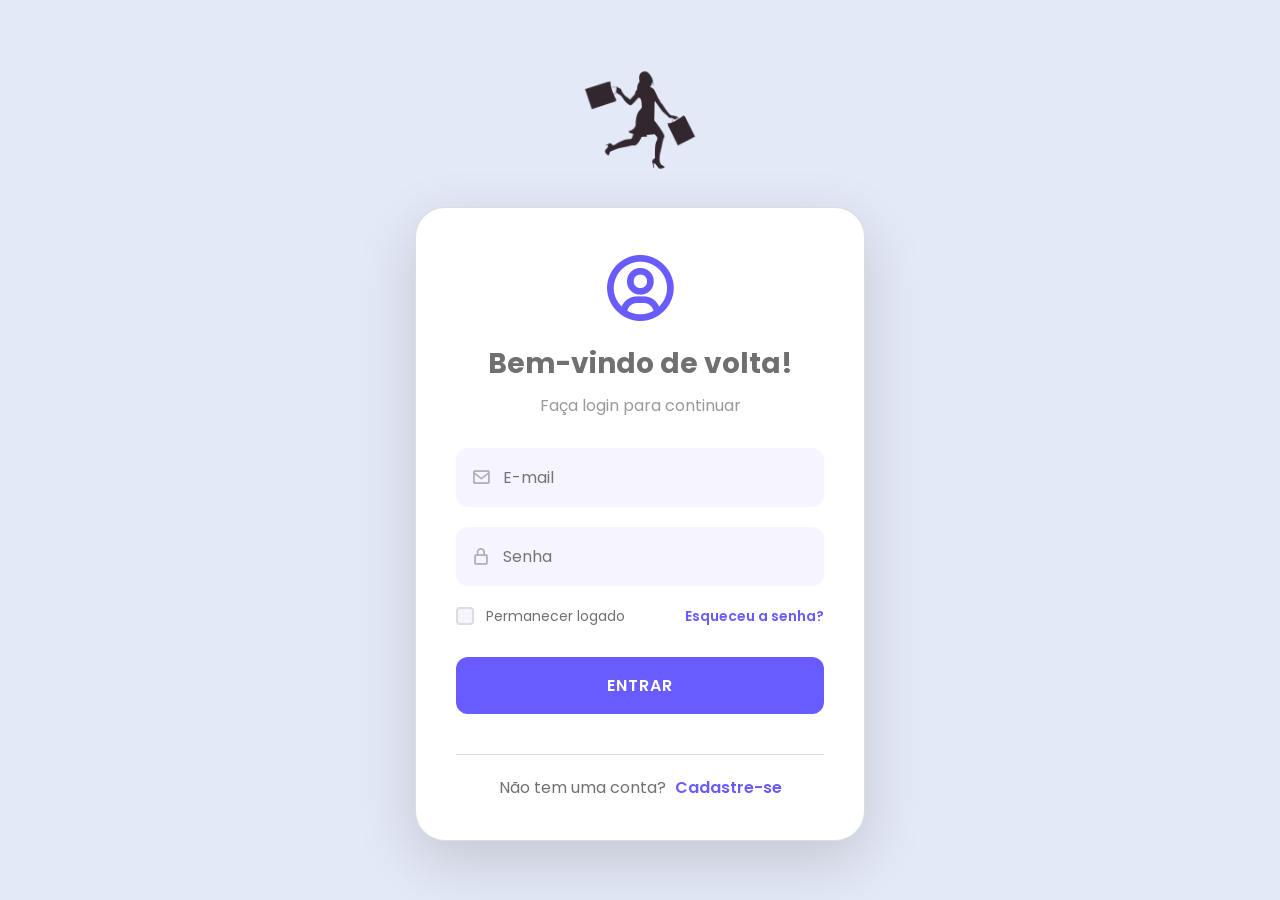
<file: login.html>
<!DOCTYPE html>
<html lang="pt-BR">

<head>
    <meta charset="UTF-8">
    <meta name="viewport" content="width=device-width, initial-scale=1.0">
    <title>UseNohl - Login</title>
    <link rel="stylesheet" href="style.css">
    <link href='https://unpkg.com/boxicons@2.1.4/css/boxicons.min.css' rel='stylesheet'>
    <style>
        body {
            min-height: 100vh;
            display: flex;
            align-items: center;
            justify-content: center;
            background: var(--body-color);
            margin: 0;
            padding: 20px;
        }

        .login-wrapper {
            width: 100%;
            max-width: 450px;
            margin: 0 auto;
        }

        .login-container {
            background: var(--sidebar-color);
            border-radius: 30px;
            padding: 40px;
            box-shadow: 0 20px 60px rgba(0, 0, 0, 0.15);
            border: 1px solid var(--toggle-color);
            width: 100%;
        }

        .login-header {
            text-align: center;
            margin-bottom: 30px;
        }

        .login-header i {
            font-size: 80px;
            color: var(--primary-color);
            margin-bottom: 15px;
        }

        .login-header h2 {
            color: var(--text-color);
            font-size: 28px;
            margin-bottom: 8px;
        }

        .login-header p {
            color: var(--text-color);
            opacity: 0.7;
            font-size: 16px;
        }

        .login-form {
            display: flex;
            flex-direction: column;
            gap: 20px;
        }

        .input-group {
            position: relative;
            display: flex;
            align-items: center;
        }

        .input-group i {
            position: absolute;
            left: 15px;
            color: var(--text-color);
            opacity: 0.5;
            font-size: 20px;
            transition: var(--tran-03);
        }

        .input-group input {
            width: 100%;
            padding: 15px 45px;
            background: var(--primary-color-light);
            border: 2px solid transparent;
            border-radius: 12px;
            font-size: 16px;
            color: var(--text-color);
            transition: var(--tran-03);
        }

        .input-group input:focus {
            outline: none;
            border-color: var(--primary-color);
            box-shadow: 0 0 0 3px rgba(105, 92, 254, 0.1);
            background: var(--sidebar-color);
        }

        .input-group:focus-within i {
            color: var(--primary-color);
            opacity: 1;
        }

        .remember-forgot {
            display: flex;
            justify-content: space-between;
            align-items: center;
            color: var(--text-color);
            font-size: 14px;
        }

        .checkbox-container {
            display: flex;
            align-items: center;
            position: relative;
            padding-left: 30px;
            cursor: pointer;
            user-select: none;
        }

        .checkbox-container input {
            position: absolute;
            opacity: 0;
            cursor: pointer;
            height: 0;
            width: 0;
        }

        .checkmark {
            position: absolute;
            left: 0;
            top: 50%;
            transform: translateY(-50%);
            height: 18px;
            width: 18px;
            background-color: var(--primary-color-light);
            border: 2px solid var(--toggle-color);
            border-radius: 4px;
        }

        .checkbox-container:hover input~.checkmark {
            background-color: var(--toggle-color);
        }

        .checkbox-container input:checked~.checkmark {
            background-color: var(--primary-color);
            border-color: var(--primary-color);
        }

        .checkmark:after {
            content: "";
            position: absolute;
            display: none;
        }

        .checkbox-container input:checked~.checkmark:after {
            display: block;
        }

        .checkbox-container .checkmark:after {
            left: 5px;
            top: 1px;
            width: 5px;
            height: 10px;
            border: solid white;
            border-width: 0 2px 2px 0;
            transform: rotate(45deg);
        }

        .remember-forgot a {
            color: var(--primary-color);
            text-decoration: none;
            font-weight: 600;
        }

        .remember-forgot a:hover {
            text-decoration: underline;
        }

        .login-btn {
            background: var(--primary-color);
            color: white;
            border: none;
            padding: 16px;
            border-radius: 12px;
            font-size: 16px;
            font-weight: 600;
            cursor: pointer;
            transition: var(--tran-03);
            text-transform: uppercase;
            letter-spacing: 1px;
            margin-top: 10px;
        }

        .login-btn:hover {
            background: var(--text-color);
            transform: translateY(-2px);
            box-shadow: 0 8px 20px rgba(105, 92, 254, 0.3);
        }

        .register-link {
            text-align: center;
            color: var(--text-color);
            margin-top: 20px;
            padding-top: 20px;
            border-top: 1px solid var(--toggle-color);
        }

        .register-link a {
            color: var(--primary-color);
            text-decoration: none;
            font-weight: 600;
            margin-left: 5px;
        }

        .register-link a:hover {
            text-decoration: underline;
        }

        .logo-login {
            text-align: center;
            margin-bottom: 20px;
        }

        .logo-login img {
            max-width: 150px;
            height: auto;
        }

        @media (max-width: 480px) {
            .login-container {
                padding: 30px 20px;
            }

            .remember-forgot {
                flex-direction: column;
                gap: 10px;
                align-items: flex-start;
            }
        }
    </style>
</head>

<body>
    <div class="login-wrapper">
        <div class="logo-login">
            <img src="logo.png" alt="UseNohl" style="max-width: 120px;">
        </div>

        <div class="login-container">
            <div class="login-header">
                <i class='bx bx-user-circle'></i>
                <h2>Bem-vindo de volta!</h2>
                <p>Faça login para continuar</p>
            </div>

            <form id="login-form" class="login-form"
                onsubmit="event.preventDefault(); fazerLogin(document.getElementById('email').value, document.getElementById('password').value)">
                <div class="input-group">
                    <i class='bx bx-envelope'></i>
                    <input type="email" id="email" placeholder="E-mail" required>
                </div>

                <div class="input-group">
                    <i class='bx bx-lock-alt'></i>
                    <input type="password" id="password" placeholder="Senha" required>
                </div>

                <div class="remember-forgot">
                    <label class="checkbox-container">
                        <input type="checkbox" id="manter-logado" class="manter-logado-checkbox">
                        <span class="checkmark"></span>
                        Permanecer logado
                    </label>
                    <a href="#">Esqueceu a senha?</a>
                </div>

                <button type="submit" class="login-btn">ENTRAR</button>

                <div class="register-link">
                    Não tem uma conta? <a href="cadastro.html">Cadastre-se</a>
                </div>
            </form>
        </div>
    </div>

    <script src="script.js"></script>
</body>

</html>
</file>
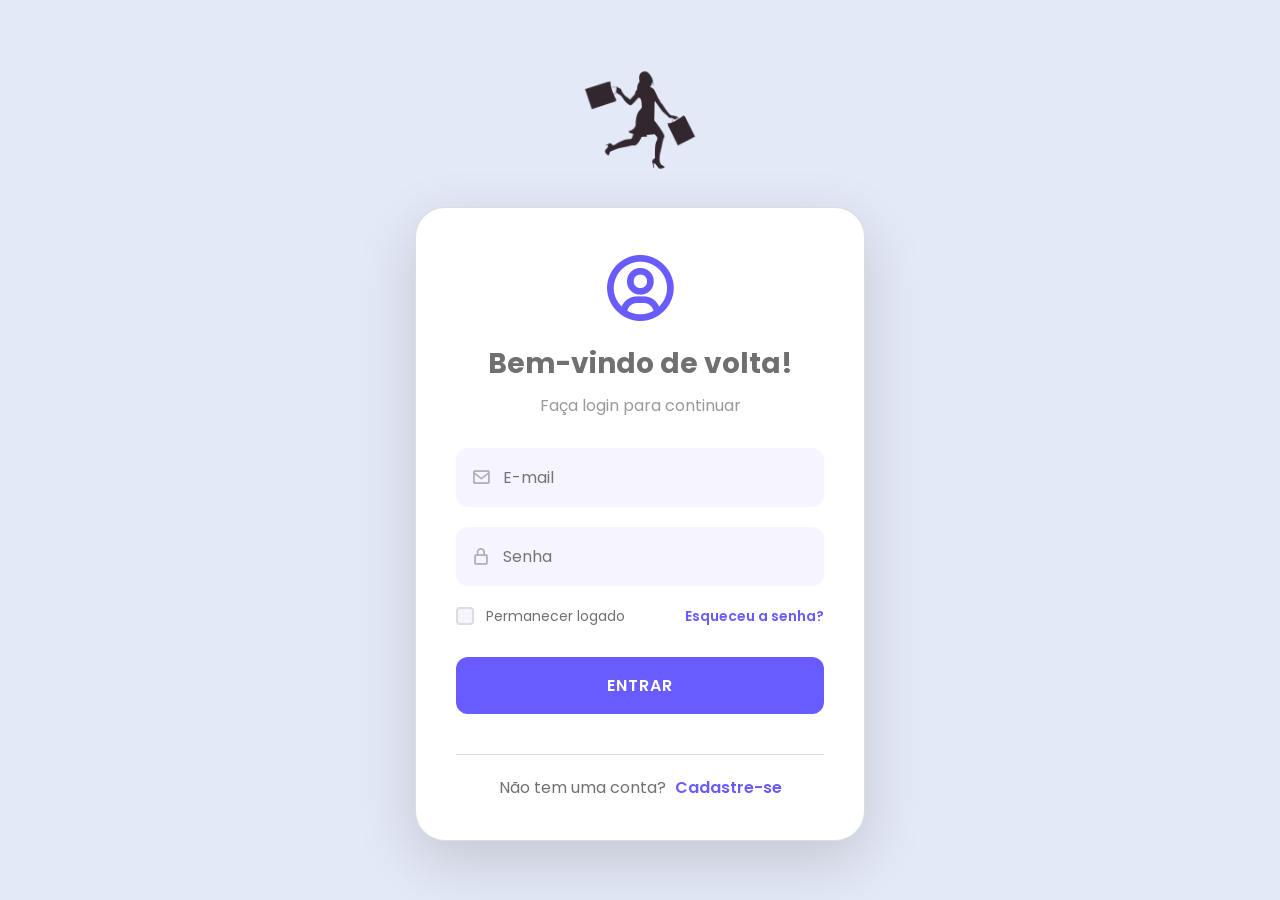
<file: meuperfil.html>
<!DOCTYPE html>
<html lang="pt-BR">

<head>
    <meta charset="UTF-8">
    <meta name="viewport" content="width=device-width, initial-scale=1.0">
    <title>UseNohl - Meu Perfil</title>
    <link rel="stylesheet" href="style.css">
    <link href='https://unpkg.com/boxicons@2.1.4/css/boxicons.min.css' rel='stylesheet'>
</head>

<body>

    <!-- Sidebar -->

    <nav class="sidebar">
        <header>
            <div class="image-text">
                <span class="image">
                    <img src="logo.png" alt="UseNohl" class="logo-img">
                </span>
                <div class="text header-text">
                    <span class="name">UseNohl</span>
                    <span class="profession">Roupas e Acessórios</span>
                </div>
            </div>
            <i class='bx bx-chevron-right toggle'></i>
        </header>

        <div class="menu-bar">
            <div class="menu">
                <li class="search-box">
                    <i class='bx bx-search icon'></i>
                    <input type="search" placeholder="Pesquisar...">
                </li>
                <ul class="menu-links">
                    <li class="nav-link">
                        <a href="index.html">
                            <img src="icons/inicio.png" alt="Início" class="icon-img" data-light="icons/inicio.png"
                                data-dark="icons/inicio-branca.png">
                            <span class="text nav-text">Início</span>
                        </a>
                    </li>
                    <li class="nav-link">
                        <a href="blusa.html">
                            <img src="icons/tshirt.png" alt="Blusa" class="icon-img" data-light="icons/tshirt.png"
                                data-dark="icons/tshirt-branca.png">
                            <span class="text nav-text">Blusa</span>
                        </a>
                    </li>
                    <li class="nav-link">
                        <a href="calca.html">
                            <img src="icons/pants.png" alt="Calça" class="icon-img" data-light="icons/pants.png"
                                data-dark="icons/pants-branca.png">
                            <span class="text nav-text">Calça</span>
                        </a>
                    </li>
                    <li class="nav-link">
                        <a href="acessorios.html">
                            <img src="icons/acessorios.png" alt="Acessórios" class="icon-img"
                                data-light="icons/acessorios.png" data-dark="icons/acessorios-branca.png">
                            <span class="text nav-text">Acessórios</span>
                        </a>
                    </li>
                    <li class="nav-link">
                        <a href="meuperfil.html">
                            <img src="icons/perfil.png" alt="Meu Perfil" class="icon-img" data-light="icons/perfil.png"
                                data-dark="icons/perfil-branca.png">
                            <span class="text nav-text">Meu Perfil</span>
                        </a>
                    </li>
                    <li class="nav-link">
                        <a href="contato.html">
                            <img src="icons/envelope.png" alt="Contato" class="icon-img" data-light="icons/envelope.png"
                                data-dark="icons/envelope-branca.png">
                            <span class="text nav-text">Contato</span>
                        </a>
                    </li>
                </ul>
            </div>

            <div class="bottom-content">
                <li class="mode">
                    <a href="#">
                        <i class='bx bx-moon icon'></i>
                        <span class="text nav-text"></span>
                    </a>
                    <div class="toggle-switch">
                        <span class="switch"></span>
                    </div>
                </li>
            </div>
        </div>
    </nav>

    <!-- Conteúdo Principal -->

    <section class="home">
        <div style="display: flex; justify-content: space-between; align-items: center; margin-bottom: 20px;">
            <div class="text">UseNohl</div>
            <div class="carrinho-container">
                <img src="icons/carrinho.png" alt="Carrinho" class="carrinho-icon" data-light="icons/carrinho.png"
                    data-dark="icons/carrinho-branca.png">
                <span class="carrinho-badge">0</span>
                <div class="carrinho-tooltip">0 itens no carrinho</div>
            </div>
        </div>
        <div style="margin-top: 30px; color: var(--text-color);">
            <h3>Meu Perfil</h3>
            <div style="background: var(--primary-color-light); padding: 30px; border-radius: 12px;"
                id="perfil-container">
            </div>
        </div>
    </section>

    <script>
        document.addEventListener('DOMContentLoaded', function () {
            const usuario = JSON.parse(localStorage.getItem('usenohl-usuario'));
            const perfilContainer = document.getElementById('perfil-container');

            if (!usuario) {
                window.location.href = 'login.html';
            } else {

                const usuarios = JSON.parse(localStorage.getItem('usenohl-usuarios') || '[]');
                const usuarioCompleto = usuarios.find(u => u.email === usuario.email) || usuario;


                let dataNascimento = 'Não informada';
                if (usuarioCompleto.dataNascimento) {
                    const data = new Date(usuarioCompleto.dataNascimento);
                    dataNascimento = data.toLocaleDateString('pt-BR');
                }

                let cpf = usuarioCompleto.cpf || 'Não informado';
                if (cpf && cpf.length === 11) {
                    cpf = cpf.replace(/(\d{3})(\d{3})(\d{3})(\d{2})/, '$1.$2.$3-$4');
                }

                const score = usuarioCompleto.score || 0;
                let nivel = 'Bronze';
                let proximoNivel = 100;
                let progresso = (score / 100) * 100;

                if (score >= 1000) {
                    nivel = 'Diamante';
                    proximoNivel = 2000;
                    progresso = (score / 2000) * 100;
                } else if (score >= 500) {
                    nivel = 'Ouro';
                    proximoNivel = 1000;
                    progresso = ((score - 500) / 500) * 100;
                } else if (score >= 100) {
                    nivel = 'Prata';
                    proximoNivel = 500;
                    progresso = ((score - 100) / 400) * 100;
                }

                perfilContainer.innerHTML = `
                    <div style="display: flex; align-items: center; gap: 30px; margin-bottom: 30px; flex-wrap: wrap;">
                        <div style="text-align: center;">
                            <i class='bx bx-user-circle' style="font-size: 100px; color: var(--primary-color);"></i>
                            <h4 style="color: var(--text-color); margin-top: 10px;">${usuario.nome}</h4>
                            <p style="color: var(--text-color); opacity: 0.7;">${usuario.email}</p>
                        </div>
                        
                        <!-- Card de Score/Nível -->
                        <div style="flex: 1; background: var(--sidebar-color); padding: 20px; border-radius: 12px; min-width: 250px;">
                            <div style="display: flex; justify-content: space-between; align-items: center; margin-bottom: 15px;">
                                <span style="font-weight: 600; font-size: 18px;">Nível ${nivel}</span>
                                <span style="background: var(--primary-color); color: white; padding: 5px 15px; border-radius: 20px;">${score} pts</span>
                            </div>
                            <div style="width: 100%; height: 10px; background: var(--toggle-color); border-radius: 5px; margin-bottom: 10px;">
                                <div style="width: ${Math.min(progresso, 100)}%; height: 100%; background: linear-gradient(90deg, #695CFE, #9d8cff); border-radius: 5px;"></div>
                            </div>
                            <p style="font-size: 14px; opacity: 0.7;">Faltam ${proximoNivel - score} pontos para ${nivel === 'Bronze' ? 'Prata' : nivel === 'Prata' ? 'Ouro' : 'Diamante'}</p>
                        </div>
                    </div>
                    
                    <div style="display: grid; grid-template-columns: repeat(auto-fit, minmax(300px, 1fr)); gap: 20px; border-top: 1px solid var(--toggle-color); padding-top: 30px;">
                        <div>
                            <h5 style="color: var(--text-color); margin-bottom: 15px; font-size: 18px;">Informações Pessoais</h5>
                            <p><strong>Data de Nascimento:</strong> ${dataNascimento}</p>
                            <p><strong>CPF:</strong> ${cpf}</p>
                            <p><strong>Telefone:</strong> ${usuarioCompleto.telefone || 'Não informado'}</p>
                        </div>
                        <div>
                            <h5 style="color: var(--text-color); margin-bottom: 15px; font-size: 18px;">Endereço</h5>
                            <p>${usuarioCompleto.endereco || 'Não informado'}</p>
                        </div>
                        <div>
                            <h5 style="color: var(--text-color); margin-bottom: 15px; font-size: 18px;">Estatísticas</h5>
                            <p><strong>Membro desde:</strong> ${new Date().toLocaleDateString('pt-BR')}</p>
                            <p><strong>Compras realizadas:</strong> ${Math.floor(score / 10)}</p>
                            <p><strong>Próxima meta:</strong> ${proximoNivel - score} pontos</p>
                        </div>
                    </div>
                `;
            }
        });
    </script>

    <script src="script.js"></script>
</body>

</html>
</file>
<file: style.css>
@import url('https://fonts.googleapis.com/css2?family=Poppins:wght@300;400;500;600;700&display=swap');

@font-face {
    font-family: 'Outfit';
    src: url('fonts/Outfit/Outfit-Thin.ttf') format('truetype');
    font-weight: 100;
    font-style: normal;
    font-display: swap;
}

@font-face {
    font-family: 'Outfit';
    src: url('fonts/Outfit/Outfit-ExtraLight.ttf') format('truetype');
    font-weight: 200;
    font-style: normal;
    font-display: swap;
}

@font-face {
    font-family: 'Outfit';
    src: url('fonts/Outfit/Outfit-Light.ttf') format('truetype');
    font-weight: 300;
    font-style: normal;
    font-display: swap;
}

@font-face {
    font-family: 'Outfit';
    src: url('fonts/Outfit/Outfit-Regular.ttf') format('truetype');
    font-weight: 400;
    font-style: normal;
    font-display: swap;
}

@font-face {
    font-family: 'Outfit';
    src: url('fonts/Outfit/Outfit-Medium.ttf') format('truetype');
    font-weight: 500;
    font-style: normal;
    font-display: swap;
}

@font-face {
    font-family: 'Outfit';
    src: url('fonts/Outfit/Outfit-SemiBold.ttf') format('truetype');
    font-weight: 600;
    font-style: normal;
    font-display: swap;
}

@font-face {
    font-family: 'Outfit';
    src: url('fonts/Outfit/Outfit-Bold.ttf') format('truetype');
    font-weight: 700;
    font-style: normal;
    font-display: swap;
}

@font-face {
    font-family: 'Outfit';
    src: url('fonts/Outfit/Outfit-ExtraBold.ttf') format('truetype');
    font-weight: 800;
    font-style: normal;
    font-display: swap;
}

@font-face {
    font-family: 'Outfit';
    src: url('fonts/Outfit/Outfit-Black.ttf') format('truetype');
    font-weight: 900;
    font-style: normal;
    font-display: swap;
}

.home .text {
    font-family: 'Outfit', 'Poppins', sans-serif;
    font-weight: 600;
    letter-spacing: -0.5px;
}

.home p {
    font-family: 'Outfit', 'Poppins', sans-serif;
    font-weight: 400;
    line-height: 1.6;
}

.home h3 {
    font-family: 'Outfit', 'Poppins', sans-serif;
    font-weight: 700;
    font-size: 24px;
    margin-bottom: 15px;
    letter-spacing: -0.3px;
}

.produto-nome {
    font-family: 'Outfit', 'Poppins', sans-serif;
    font-weight: 500;
}

.preco-atual {
    font-family: 'Outfit', 'Poppins', sans-serif;
    font-weight: 700;
}

.btn-comprar-card,
.btn-comprar {
    font-family: 'Outfit', 'Poppins', sans-serif;
    font-weight: 600;
    letter-spacing: 0.5px;
}

.sidebar .text {
    font-family: 'Outfit', 'Poppins', sans-serif;
    font-weight: 500;
}

.header-text .name {
    font-family: 'Outfit', 'Poppins', sans-serif;
    font-weight: 700;
    letter-spacing: -0.3px;
}

* {
    margin: 0;
    padding: 0;
    box-sizing: border-box;
    font-family: 'Poppins', sans-serif;
}

:root {
    --body-color: #E4E9F7;
    --sidebar-color: #FFF;
    --primary-color: #695CFE;
    --primary-color-light: #F6F5FF;
    --toggle-color: #DDD;
    --text-color: #707070;

    /* Transições suaves */
    --tran-02: all 0.2s ease;
    --tran-03: all 0.3s ease;
    --tran-04: all 0.4s ease;
    --tran-05: all 0.5s ease;
}

body {
    height: 100vh;
    background-color: var(--body-color);
    transition: var(--tran-04);
    overflow-x: hidden;
}

.sidebar {
    position: fixed;
    top: 0;
    left: 0;
    height: 100%;
    width: 250px;
    padding: 10px 14px;
    background-color: var(--sidebar-color);
    transition: var(--tran-04);
    z-index: 1000;
    /* Aumentei o z-index */
    box-shadow: 2px 0 10px rgba(0, 0, 0, 0.1);
}

.sidebar.close {
    width: 88px;
}

.sidebar .text {
    font-size: 16px;
    font-weight: 500;
    color: var(--text-color);
    transition: var(--tran-03);
    white-space: nowrap;
    opacity: 1;
}

.sidebar.close .text {
    opacity: 0;
    pointer-events: none;
}

.sidebar .image {
    min-width: 60px;
    display: flex;
    align-items: center;
    justify-content: center;
}

.sidebar li {
    height: 50px;
    margin-top: 10px;
    list-style: none;
    display: flex;
    align-items: center;
}

.sidebar li .icon {
    display: flex;
    align-items: center;
    justify-content: center;
    min-width: 60px;
    font-size: 20px;
    color: var(--text-color);
}

.sidebar li .icon,
.sidebar li .text {
    transition: var(--tran-02);
}

.sidebar header {
    position: relative;
}

.sidebar .image-text {
    display: flex;
    align-items: center;
}

.sidebar header .image-text .image {
    display: flex;
    align-items: center;
    justify-content: center;
}

.sidebar header .image-text .image i {
    font-size: 40px;
    color: var(--primary-color);
}

.sidebar header .image-text .header-text {
    display: flex;
    flex-direction: column;
}

.header-text .name {
    font-weight: 600;
    color: var(--text-color);
}

.header-text .profession {
    margin-top: -2px;
    font-size: 14px;
    color: var(--text-color);
}

.sidebar header .toggle {
    position: absolute;
    top: 50%;
    right: -25px;
    transform: translateY(-50%) rotate(180deg);
    height: 25px;
    width: 25px;
    background-color: var(--primary-color);
    display: flex;
    align-items: center;
    justify-content: center;
    border-radius: 50%;
    color: var(--sidebar-color);
    font-size: 22px;
    cursor: pointer;
    transition: var(--tran-03);
    z-index: 1001;
}

.sidebar.close header .toggle {
    transform: translateY(-50%);
}

.sidebar .search-box {
    background-color: var(--primary-color-light);
    border-radius: 6px;
    transition: var(--tran-03);
}

.search-box input {
    height: 100%;
    width: 100%;
    outline: none;
    border: none;
    border-radius: 6px;
    background-color: var(--primary-color-light);
    font-size: 16px;
    font-weight: 500;
    color: var(--text-color);
    transition: var(--tran-03);
}

.sidebar.close .search-box input {
    pointer-events: none;
}

.sidebar .menu-links {
    padding: 0;
    margin-top: 20px;
}

.sidebar .menu-links li a {
    display: flex;
    align-items: center;
    height: 100%;
    width: 100%;
    text-decoration: none;
    border-radius: 6px;
    transition: var(--tran-04);
}

.sidebar .menu-links li a:hover {
    background-color: var(--primary-color);
}

.sidebar .menu-links li a:hover .icon,
.sidebar .menu-links li a:hover .text {
    color: var(--sidebar-color);
}

.sidebar .bottom-content {
    padding-top: 10px;
    border-top: 1px solid var(--toggle-color);
    margin-top: auto;
    width: 100%;
}

.menu-bar {
    height: calc(100% - 50px);
    display: flex;
    flex-direction: column;
    justify-content: space-between;
}

.sidebar .bottom-content li {
    width: 100%;
    margin: 8px 0;
}

.sidebar .bottom-content li {
    display: flex;
    align-items: center;
    justify-content: space-between;
}

.sidebar .mode {
    display: flex;
    align-items: center;
    justify-content: space-between;
    position: relative;
}

.sidebar .mode .toggle-switch {
    display: flex;
    align-items: center;
    justify-content: center;
    min-width: 60px;
    height: 100%;
    cursor: pointer;
}

.sidebar .mode .toggle-switch .switch {
    position: relative;
    height: 22px;
    width: 44px;
    border-radius: 25px;
    background-color: var(--toggle-color);
    transition: var(--tran-03);
}

.switch::before {
    content: '';
    position: absolute;
    height: 15px;
    width: 15px;
    border-radius: 50%;
    top: 50%;
    left: 5px;
    transform: translateY(-50%);
    background-color: var(--sidebar-color);
    transition: var(--tran-03);
}

.sidebar.close .mode .toggle-switch {
    min-width: 60px;
    opacity: 0;
    pointer-events: none;
}

body.dark {
    --body-color: #18191A;
    --sidebar-color: #242526;
    --primary-color: #3A3B3C;
    --primary-color-light: #3A3B3C;
    --toggle-color: #FFF;
    --text-color: #CCC;
}

body.dark .switch::before {
    left: 24px;
}

body.dark .sidebar header .toggle {
    color: var(--text-color);
}

body.dark .sidebar .menu-links li a:hover .icon,
body.dark .sidebar .menu-links li a:hover .text {
    color: var(--text-color);
}

.home {
    position: relative;
    left: 250px;
    width: calc(100% - 250px);
    min-height: 100vh;
    background-color: var(--body-color);
    transition: var(--tran-04);
    padding: 20px;
    z-index: 1;
}

.home .text {
    font-size: 30px;
    font-weight: 500;
    color: var(--text-color);
    padding: 8px 0;
}

.home p {
    color: var(--text-color);
}

.sidebar.close~.home {
    left: 88px;
    width: calc(100% - 88px);
}

.sidebar li a {
    text-decoration: none !important;
    border-bottom: none !important;
    outline: none !important;
}

.sidebar li a:link,
.sidebar li a:visited,
.sidebar li a:hover,
.sidebar li a:active,
.sidebar li a:focus {
    text-decoration: none !important;
    border-bottom: none !important;
    outline: none !important;
}

.bottom-content li a,
.mode a {
    text-decoration: none !important;
    border-bottom: none !important;
}

.sidebar .menu-links li a:hover,
.sidebar .bottom-content li a:hover {
    text-decoration: none;
    border-bottom: none;
}

.sidebar *:focus {
    outline: none;
}

.sidebar .image img {
    transition: var(--tran-03);
}

.sidebar li .icon {
    display: flex !important;
    align-items: center;
    justify-content: center;
    min-width: 60px;
    font-size: 24px;
    color: var(--text-color);
    opacity: 1 !important;
    visibility: visible !important;
}

.sidebar li i {
    display: flex !important;
    align-items: center;
    justify-content: center;
    min-width: 60px;
    font-size: 24px;
    color: var(--text-color);
}

.sidebar .menu-links li a:hover .icon,
.sidebar .menu-links li a:hover i {
    color: var(--sidebar-color);
}

body.dark .sidebar li .icon,
body.dark .sidebar li i {
    color: var(--text-color);
}

.sidebar li a .icon-img {
    display: flex;
    align-items: center;
    justify-content: center;
    min-width: 60px;
    width: 24px;
    height: 24px;
    object-fit: contain;
    transition: var(--tran-02);
}

.sidebar .menu-links li a:hover .icon-img {
    filter: brightness(0) invert(1);
}

.sidebar.close li a .icon-img {
    margin: 0 auto;
}

body.dark .sidebar li a .icon-img {
    filter: brightness(0.8);
}

body.dark .sidebar .menu-links li a:hover .icon-img {
    filter: brightness(0) invert(1);
}

.sidebar li a .icon-img {
    filter: none;
}

.sidebar .image .logo-img {
    width: 40px;
    height: 40px;
    border-radius: 8px;
    object-fit: cover;
    transition: var(--tran-03);
}

.sidebar li a .icon-img {
    display: flex;
    align-items: center;
    justify-content: center;
    min-width: 60px;
    width: 24px;
    height: 24px;
    object-fit: contain;
    transition: var(--tran-02);
}

.sidebar.close li a .icon-img {
    margin: 0 auto;
}

.sidebar .menu-links li a:hover .icon-img {
    transform: scale(1.1);
    transition: var(--tran-02);
}

body.dark .sidebar li a .icon-img {
    filter: none;
}

.carrinho-container {
    position: relative;
    cursor: pointer;
    padding: 8px;
    border-radius: 50%;
    transition: var(--tran-03);
}

.carrinho-icon {
    width: 32px;
    height: 32px;
    object-fit: contain;
    transition: var(--tran-03);
    filter: brightness(0.8);
}

.carrinho-container:hover {
    background-color: var(--primary-color-light);
    transform: scale(1.1);
}

.carrinho-container:hover .carrinho-icon {
    transform: rotate(-5deg);
}

.carrinho-badge {
    position: absolute;
    top: 0;
    right: 0;
    background-color: var(--primary-color);
    color: white;
    font-size: 12px;
    font-weight: bold;
    min-width: 18px;
    height: 18px;
    border-radius: 50%;
    display: flex;
    align-items: center;
    justify-content: center;
    padding: 0 2px;
    transition: var(--tran-03);
}

body.dark .carrinho-icon {
    filter: brightness(0) invert(1);
}

body.dark .carrinho-container:hover {
    background-color: var(--primary-color-light);
}

.btn-comprar {
    display: block;
    width: 100%;
    margin-top: 10px;
    padding: 8px;
    background-color: var(--primary-color);
    color: white;
    border: none;
    border-radius: 5px;
    cursor: pointer;
    font-size: 14px;
    transition: var(--tran-03);
}

.btn-comprar:hover {
    background-color: var(--text-color);
    transform: translateY(-2px);
}

.destaques-grid {
    display: grid;
    grid-template-columns: repeat(3, 1fr);
    gap: 20px;
    margin-top: 20px;
}

.destaques-grid>div {
    background: var(--primary-color-light);
    padding: 20px;
    border-radius: 8px;
    text-align: center;
    transition: var(--tran-03);
}

.destaques-grid>div:hover {
    transform: translateY(-5px);
    box-shadow: 0 5px 15px rgba(0, 0, 0, 0.1);
}

.home header {
    display: flex;
    justify-content: space-between;
    align-items: center;
    margin-bottom: 20px;
    position: relative;
}

.produtos-grid {
    display: grid;
    grid-template-columns: repeat(auto-fill, minmax(280px, 1fr));
    gap: 24px;
    margin-top: 30px;
    padding: 0 10px;
}

.produto-card {
    background: var(--sidebar-color);
    border-radius: 12px;
    overflow: hidden;
    transition: var(--tran-04);
    position: relative;
    box-shadow: 0 2px 8px rgba(0, 0, 0, 0.1);
}

.produto-card:hover {
    transform: translateY(-8px);
    box-shadow: 0 12px 28px rgba(0, 0, 0, 0.15);
}

.produto-imagem {
    width: 100%;
    height: 280px;
    object-fit: cover;
    background-color: var(--primary-color-light);
    border-bottom: 2px solid var(--primary-color-light);
}

.produto-desconto {
    position: absolute;
    top: 12px;
    left: 12px;
    background: #ff4d4d;
    color: white;
    padding: 6px 12px;
    border-radius: 20px;
    font-size: 14px;
    font-weight: 600;
    z-index: 2;
    box-shadow: 0 2px 4px rgba(0, 0, 0, 0.2);
}

.produto-favorito {
    position: absolute;
    top: 12px;
    right: 12px;
    background: var(--sidebar-color);
    width: 36px;
    height: 36px;
    border-radius: 50%;
    display: flex;
    align-items: center;
    justify-content: center;
    cursor: pointer;
    z-index: 2;
    transition: var(--tran-03);
    box-shadow: 0 2px 4px rgba(0, 0, 0, 0.1);
}

.produto-favorito i {
    font-size: 20px;
    color: var(--text-color);
}

.produto-favorito:hover {
    transform: scale(1.1);
}

.produto-favorito:hover i {
    color: #ff4d4d;
}

.produto-favorito.ativo i {
    color: #ff4d4d;
}

.produto-info {
    padding: 16px;
}

.produto-nome {
    font-size: 16px;
    font-weight: 500;
    color: var(--text-color);
    margin-bottom: 8px;
    line-height: 1.4;
    display: -webkit-box;
    -webkit-line-clamp: 2;
    line-clamp: 2;
    -webkit-box-orient: vertical;
    overflow: hidden;
    min-height: 44px;
}

.produto-precos {
    display: flex;
    align-items: center;
    gap: 12px;
    margin-bottom: 12px;
    flex-wrap: wrap;
}

.preco-original {
    font-size: 14px;
    color: var(--text-color);
    text-decoration: line-through;
    opacity: 0.7;
}

.preco-atual {
    font-size: 20px;
    font-weight: 700;
    color: #2ecc71;
}

.preco-pix {
    font-size: 14px;
    color: var(--text-color);
    background: var(--primary-color-light);
    padding: 4px 8px;
    border-radius: 4px;
    font-weight: 500;
}

.produto-avaliacao {
    display: flex;
    align-items: center;
    gap: 8px;
    margin-bottom: 12px;
}

.estrelas {
    display: flex;
    gap: 2px;
    color: #ffc107;
}

.estrelas i {
    font-size: 16px;
}

.estrelas i.bxs-star-half {
    color: #ffc107;
}

.estrelas i.bx-star {
    color: #ddd;
}

.nota {
    font-size: 14px;
    font-weight: 600;
    color: var(--text-color);
}

.btn-comprar-card {
    width: 100%;
    padding: 12px;
    background: var(--primary-color);
    color: white;
    border: none;
    border-radius: 8px;
    font-size: 16px;
    font-weight: 600;
    cursor: pointer;
    transition: var(--tran-03);
    text-transform: uppercase;
    letter-spacing: 0.5px;
}

.btn-comprar-card:hover {
    background: var(--text-color);
    transform: translateY(-2px);
    box-shadow: 0 4px 12px rgba(0, 0, 0, 0.15);
}

.frete-gratis {
    display: inline-block;
    background: #e8f5e9;
    color: #2ecc71;
    font-size: 12px;
    font-weight: 600;
    padding: 4px 8px;
    border-radius: 4px;
    margin-top: 8px;
}

.produto-cores {
    display: flex;
    gap: 8px;
    margin: 12px 0;
}

.cor-opcao {
    width: 24px;
    height: 24px;
    border-radius: 50%;
    border: 2px solid var(--border-color);
    cursor: pointer;
    transition: var(--tran-02);
}

.cor-opcao:hover {
    transform: scale(1.2);
    border-color: var(--primary-color);
}

.cor-opcao.selecionada {
    border-color: var(--primary-color);
    box-shadow: 0 0 0 2px var(--sidebar-color);
}

body.dark .produto-card {
    background: var(--sidebar-color);
    border: 1px solid var(--primary-color-light);
}

body.dark .frete-gratis {
    background: #1a3b1e;
    color: #4caf50;
}

body.dark .preco-pix {
    background: var(--primary-color);
}

@media (max-width: 768px) {
    .produtos-grid {
        grid-template-columns: repeat(auto-fill, minmax(240px, 1fr));
        gap: 16px;
    }

    .produto-imagem {
        height: 220px;
    }
}

.carrinho-overlay {
    position: fixed;
    top: 0;
    left: 0;
    width: 100%;
    height: 100%;
    background-color: rgba(0, 0, 0, 0.5);
    z-index: 999;
    opacity: 0;
    visibility: hidden;
    transition: var(--tran-04);
}

.carrinho-overlay.ativo {
    opacity: 1;
    visibility: visible;
}

.carrinho-menu {
    position: fixed;
    top: 0;
    right: -450px;
    width: 420px;
    height: 100vh;
    background-color: var(--sidebar-color);
    box-shadow: -5px 0 20px rgba(0, 0, 0, 0.15);
    z-index: 1001;
    transition: right 0.4s ease;
    display: flex;
    flex-direction: column;
    overflow: hidden;
}

.carrinho-menu.aberto {
    right: 0;
}

.carrinho-header {
    display: flex;
    justify-content: space-between;
    align-items: center;
    padding: 20px;
    border-bottom: 2px solid var(--primary-color-light);
    background: var(--sidebar-color);
}

.carrinho-header h3 {
    color: var(--text-color);
    font-size: 20px;
    font-weight: 600;
    display: flex;
    align-items: center;
    gap: 8px;
}

.carrinho-header h3 i {
    color: var(--primary-color);
    font-size: 24px;
}

.carrinho-fechar {
    width: 36px;
    height: 36px;
    border-radius: 50%;
    display: flex;
    align-items: center;
    justify-content: center;
    cursor: pointer;
    transition: var(--tran-03);
    background-color: var(--primary-color-light);
}

.carrinho-fechar i {
    font-size: 24px;
    color: var(--text-color);
}

.carrinho-fechar:hover {
    background-color: var(--primary-color);
    transform: rotate(90deg);
}

.carrinho-fechar:hover i {
    color: var(--sidebar-color);
}

.carrinho-itens {
    flex: 1;
    overflow-y: auto;
    padding: 16px;
}

.carrinho-item-principal {
    background: var(--primary-color-light);
    border-radius: 12px;
    padding: 16px;
    margin-bottom: 20px;
    border: 1px solid var(--toggle-color);
}

.carrinho-item-header {
    display: flex;
    justify-content: space-between;
    align-items: center;
    margin-bottom: 12px;
    color: var(--text-color);
    font-size: 14px;
}

.vendedor-info {
    display: flex;
    align-items: center;
    gap: 6px;
    background: var(--sidebar-color);
    padding: 4px 10px;
    border-radius: 20px;
    font-weight: 500;
}

.vendedor-info i {
    color: var(--primary-color);
}

.carrinho-item-produto {
    display: flex;
    gap: 12px;
    margin-bottom: 12px;
}

.produto-imagem-carrinho {
    width: 80px;
    height: 80px;
    border-radius: 8px;
    background: var(--sidebar-color);
    object-fit: cover;
}

.produto-detalhes {
    flex: 1;
}

.produto-nome-carrinho {
    font-weight: 600;
    color: var(--text-color);
    margin-bottom: 4px;
    font-size: 15px;
}

.produto-descricao {
    font-size: 12px;
    color: var(--text-color);
    opacity: 0.8;
    margin-bottom: 8px;
    line-height: 1.4;
}

.produto-preco-carrinho {
    font-size: 18px;
    font-weight: 700;
    color: var(--primary-color);
}

.preco-pix-carrinho {
    font-size: 12px;
    color: var(--text-color);
    opacity: 0.7;
}

.carrinho-item-quantidade {
    display: flex;
    align-items: center;
    justify-content: space-between;
    margin-top: 12px;
    padding-top: 12px;
    border-top: 1px solid var(--toggle-color);
}

.quantidade-controles {
    display: flex;
    align-items: center;
    gap: 12px;
    background: var(--sidebar-color);
    padding: 6px 12px;
    border-radius: 30px;
}

.quantidade-btn {
    width: 24px;
    height: 24px;
    border-radius: 50%;
    background: transparent;
    border: none;
    color: var(--text-color);
    cursor: pointer;
    transition: var(--tran-02);
    display: flex;
    align-items: center;
    justify-content: center;
    font-size: 18px;
}

.quantidade-btn:hover {
    background: var(--primary-color);
    color: var(--sidebar-color);
}

.quantidade-valor {
    font-weight: 600;
    color: var(--text-color);
    min-width: 20px;
    text-align: center;
}

.item-remover {
    color: var(--text-color);
    cursor: pointer;
    transition: var(--tran-02);
    display: flex;
    align-items: center;
    gap: 4px;
    font-size: 13px;
}

.item-remover:hover {
    color: #ff4d4d;
}

.carrinho-servicos {
    background: var(--sidebar-color);
    border-radius: 12px;
    padding: 16px;
    margin-bottom: 20px;
    border: 1px solid var(--toggle-color);
}

.servicos-titulo {
    display: flex;
    align-items: center;
    gap: 8px;
    color: var(--text-color);
    font-weight: 600;
    margin-bottom: 16px;
    padding-bottom: 8px;
    border-bottom: 1px solid var(--toggle-color);
}

.servicos-titulo i {
    color: var(--primary-color);
}

.servico-item {
    display: flex;
    align-items: center;
    gap: 12px;
    padding: 10px 0;
    border-bottom: 1px dashed var(--toggle-color);
}

.servico-item:last-child {
    border-bottom: none;
}

.servico-info {
    flex: 1;
}

.servico-nome {
    font-weight: 500;
    color: var(--text-color);
    font-size: 14px;
    margin-bottom: 2px;
}

.servico-desc {
    font-size: 12px;
    color: var(--text-color);
    opacity: 0.7;
}

.servico-preco {
    font-weight: 600;
    color: var(--primary-color);
    font-size: 15px;
    text-align: right;
}

.servico-preco small {
    font-size: 11px;
    opacity: 0.7;
    display: block;
}

.carrinho-subtotal {
    background: var(--primary-color-light);
    border-radius: 12px;
    padding: 16px;
    margin-bottom: 20px;
}

.subtotal-linha {
    display: flex;
    justify-content: space-between;
    align-items: center;
    margin-bottom: 8px;
    color: var(--text-color);
}

.subtotal-linha:last-child {
    margin-bottom: 0;
    padding-top: 8px;
    border-top: 1px solid var(--toggle-color);
    font-weight: 600;
    font-size: 18px;
}

.subtotal-valor {
    color: var(--primary-color);
    font-weight: 700;
}

.carrinho-footer {
    padding: 20px;
    border-top: 2px solid var(--primary-color-light);
    background: var(--sidebar-color);
}

.carrinho-finalizar {
    width: 100%;
    padding: 16px;
    background: var(--primary-color);
    color: white;
    border: none;
    border-radius: 10px;
    font-size: 16px;
    font-weight: 600;
    cursor: pointer;
    transition: var(--tran-03);
    text-transform: uppercase;
    letter-spacing: 0.5px;
    margin-bottom: 12px;
}

.carrinho-finalizar:hover {
    background: var(--text-color);
    transform: translateY(-2px);
    box-shadow: 0 4px 12px rgba(0, 0, 0, 0.15);
}

.continuar-comprando {
    display: flex;
    align-items: center;
    justify-content: center;
    gap: 8px;
    color: var(--text-color);
    text-decoration: none;
    font-size: 14px;
    cursor: pointer;
    transition: var(--tran-02);
    padding: 10px;
    border-radius: 8px;
}

.continuar-comprando:hover {
    background: var(--primary-color-light);
    color: var(--primary-color);
}

.continuar-comprando i {
    font-size: 18px;
}

.carrinho-vazio {
    display: flex;
    flex-direction: column;
    align-items: center;
    justify-content: center;
    height: 100%;
    color: var(--text-color);
    text-align: center;
    padding: 40px 20px;
}

.carrinho-vazio i {
    font-size: 80px;
    color: var(--toggle-color);
    margin-bottom: 20px;
}

.carrinho-vazio p {
    font-size: 16px;
    opacity: 0.7;
    margin-bottom: 20px;
}

.carrinho-tooltip {
    position: absolute;
    bottom: -40px;
    right: 0;
    background-color: var(--primary-color);
    color: white;
    font-size: 12px;
    font-weight: 500;
    padding: 6px 12px;
    border-radius: 20px;
    white-space: nowrap;
    opacity: 0;
    visibility: hidden;
    transition: var(--tran-03);
    box-shadow: 0 4px 8px rgba(0, 0, 0, 0.2);
    pointer-events: none;
    z-index: 1000;
}

.carrinho-container:hover .carrinho-tooltip {
    opacity: 1;
    visibility: visible;
    bottom: -35px;
}

@media (max-width: 768px) {
    .carrinho-menu {
        width: 100%;
        right: -100%;
    }
}

.destaques-grid {
    display: grid;
    grid-template-columns: repeat(3, 1fr);
    gap: 25px;
    margin-top: 20px;
}

.destaque-card {
    background: var(--primary-color-light);
    padding: 20px 20px 25px;
    border-radius: 16px;
    text-align: center;
    transition: var(--tran-04);
    border: 1px solid var(--toggle-color);
    min-height: 380px;
    display: flex;
    flex-direction: column;
}

.destaque-card .destaque-imagem {
    width: 100%;
    height: 320px;
    margin-bottom: 15px;
    border-radius: 12px;
    background-color: var(--sidebar-color);
}

.destaque-card .destaque-imagem img {
    width: 100%;
    height: 100%;
    object-fit: cover;
    transition: transform 0.3s ease;
}

.destaque-card:hover .destaque-imagem img {
    transform: scale(1.08);
}

.destaque-card h4 {
    margin: 5px 0 8px;
    font-size: 18px;
    font-weight: 600;
    color: var(--text-color);
}

.destaque-card .precos {
    display: flex;
    justify-content: center;
    align-items: center;
    gap: 12px;
    margin-bottom: 15px;
}

.destaque-card .preco-original {
    text-decoration: line-through;
    color: var(--text-color);
    opacity: 0.7;
    font-size: 15px;
}

.destaque-card .preco-atual {
    font-weight: 700;
    color: #2ecc71;
    font-size: 22px;
}

.destaque-card .btn-comprar-card {
    width: 100%;
    margin-top: auto;
    padding: 14px;
    font-size: 16px;
}

.destaque-card.cupom-card {
    background: linear-gradient(145deg, #695CFE 0%, #8779ff 100%);
    color: white;
    border: 2px solid white;
    box-shadow: 0 8px 20px rgba(105, 92, 254, 0.4);
    min-height: 380px;
    display: flex;
    flex-direction: column;
    justify-content: center;
    align-items: center;
}

.destaque-card.cupom-card i {
    font-size: 70px;
    color: white;
    margin-bottom: 15px;
    filter: drop-shadow(0 4px 8px rgba(0, 0, 0, 0.2));
}

.destaque-card.cupom-card h4 {
    color: white;
    font-size: 36px;
    margin: 10px 0 5px;
    text-shadow: 0 2px 4px rgba(0, 0, 0, 0.2);
}

.destaque-card.cupom-card p {
    color: white;
    font-size: 20px;
    font-weight: 500;
    margin-bottom: 15px;
}

.destaque-card.cupom-card .codigo-cupom {
    background: white;
    padding: 15px 30px;
    border-radius: 50px;
    margin: 15px 0 10px;
    box-shadow: 0 4px 15px rgba(0, 0, 0, 0.2);
}

.destaque-card.cupom-card .codigo-cupom strong {
    color: #695CFE;
    font-size: 24px;
    letter-spacing: 2px;
    font-weight: 700;
}

.destaque-card.cupom-card:hover {
    background: linear-gradient(145deg, #7b6eff 0%, #a396ff 100%);
    transform: translateY(-8px);
}

.destaque-card.frete-card {
    grid-column: span 3;
    background: linear-gradient(145deg, #27ae60 0%, #2ecc71 100%);
    color: white;
    padding: 25px 20px;
    margin-top: 30px;
    border: none;
    box-shadow: 0 8px 20px rgba(46, 204, 113, 0.3);
    min-height: 150px;
    display: flex;
    align-items: center;
    justify-content: center;
}

@media (max-width: 768px) {
    .destaques-grid {
        grid-template-columns: 1fr;
        gap: 20px;
    }

    .destaque-card {
        min-height: auto;
    }

    .destaque-card .destaque-imagem {
        height: 250px;
    }

    .destaque-card.frete-card {
        grid-column: span 1;
    }
}

.login-container {
    background: var(--sidebar-color);
    border-radius: 20px;
    padding: 40px;
    width: 100%;
    max-width: 450px;
    box-shadow: 0 10px 40px rgba(0, 0, 0, 0.1);
    border: 1px solid var(--toggle-color);
    z-index: 10;
    position: relative;
}

.login-header {
    text-align: center;
    margin-bottom: 30px;
}

.login-header i {
    font-size: 80px;
    color: var(--primary-color);
    margin-bottom: 15px;
}

.login-header h2 {
    color: var(--text-color);
    font-size: 28px;
    margin-bottom: 5px;
}

.login-header p {
    color: var(--text-color);
    opacity: 0.7;
}

.login-form {
    display: flex;
    flex-direction: column;
    gap: 20px;
}

.input-group {
    position: relative;
    display: flex;
    align-items: center;
}

.input-group i:first-child {
    position: absolute;
    left: 15px;
    color: var(--text-color);
    opacity: 0.5;
    font-size: 20px;
}

.input-group input {
    width: 100%;
    padding: 15px 45px;
    background: var(--primary-color-light);
    border: 1px solid var(--toggle-color);
    border-radius: 12px;
    font-size: 16px;
    color: var(--text-color);
    transition: var(--tran-03);
}

.input-group input:focus {
    outline: none;
    border-color: var(--primary-color);
    box-shadow: 0 0 0 3px rgba(105, 92, 254, 0.1);
}

.input-group i.bx-hide {
    position: absolute;
    right: 15px;
    color: var(--text-color);
    opacity: 0.5;
    font-size: 20px;
}

.remember-forgot {
    display: flex;
    justify-content: space-between;
    align-items: center;
    color: var(--text-color);
    font-size: 14px;
}

.remember-forgot a {
    color: var(--primary-color);
    text-decoration: none;
}

.remember-forgot a:hover {
    text-decoration: underline;
}

.login-btn {
    background: var(--primary-color);
    color: white;
    border: none;
    padding: 15px;
    border-radius: 12px;
    font-size: 18px;
    font-weight: 600;
    cursor: pointer;
    transition: var(--tran-03);
    text-transform: uppercase;
    letter-spacing: 1px;
}

.login-btn:hover {
    background: var(--text-color);
    transform: translateY(-2px);
    box-shadow: 0 5px 20px rgba(0, 0, 0, 0.1);
}

.register-link {
    text-align: center;
    color: var(--text-color);
    margin-top: 10px;
}

.register-link a {
    color: var(--primary-color);
    text-decoration: none;
    font-weight: 600;
}

.register-link a:hover {
    text-decoration: underline;
}

.social-login {
    margin-top: 30px;
    text-align: center;
}

.social-login p {
    color: var(--text-color);
    opacity: 0.7;
    margin-bottom: 15px;
    position: relative;
}

.social-login p::before,
.social-login p::after {
    content: '';
    position: absolute;
    top: 50%;
    width: 30%;
    height: 1px;
    background: var(--toggle-color);
}

.social-login p::before {
    left: 0;
}

.social-login p::after {
    right: 0;
}

.social-icons {
    display: flex;
    justify-content: center;
    gap: 15px;
}

.social-icon {
    width: 50px;
    height: 50px;
    border-radius: 50%;
    background: var(--primary-color-light);
    display: flex;
    align-items: center;
    justify-content: center;
    color: var(--text-color);
    font-size: 24px;
    transition: var(--tran-03);
    border: 1px solid var(--toggle-color);
}

.social-icon:hover {
    background: var(--primary-color);
    color: white;
    transform: translateY(-3px);
}


body.dark .login-container {
    border-color: var(--primary-color-light);
}

body.dark .input-group input {
    background: var(--sidebar-color);
}

@media (max-width: 768px) {
    .login-container {
        padding: 30px 20px;
        margin: 20px;
    }
}

.login-item {
    display: flex !important;
    align-items: center !important;
    justify-content: space-between !important;
    width: 100% !important;
}

.login-item a {
    display: flex !important;
    align-items: center !important;
    text-decoration: none !important;
    flex: 1 !important;
}

.login-item .icon {
    min-width: 60px !important;
    font-size: 24px !important;
    color: var(--text-color) !important;
}

.login-item:hover .icon {
    color: var(--sidebar-color) !important;
}

.login-item .bx-log-out {
    transition: var(--tran-03) !important;
}

.login-item .bx-log-out:hover {
    color: #ff4d4d !important;
    transform: scale(1.1) !important;
}

body.dark .login-item .icon {
    color: var(--text-color) !important;
}

body.dark .login-item:hover .icon {
    color: var(--sidebar-color) !important;
}

.checkbox-container {
    display: flex;
    align-items: center;
    position: relative;
    padding-left: 30px;
    cursor: pointer;
    font-size: 14px;
    color: var(--text-color);
    user-select: none;
}

.checkbox-container input {
    position: absolute;
    opacity: 0;
    cursor: pointer;
    height: 0;
    width: 0;
}

.checkmark {
    position: absolute;
    left: 0;
    height: 18px;
    width: 18px;
    background-color: var(--primary-color-light);
    border: 2px solid var(--toggle-color);
    border-radius: 4px;
    transition: var(--tran-02);
}

.checkbox-container:hover input~.checkmark {
    background-color: var(--toggle-color);
}

.checkbox-container input:checked~.checkmark {
    background-color: var(--primary-color);
    border-color: var(--primary-color);
}

.checkmark:after {
    content: "";
    position: absolute;
    display: none;
}

.checkbox-container input:checked~.checkmark:after {
    display: block;
}

.checkbox-container .checkmark:after {
    left: 5px;
    top: 1px;
    width: 4px;
    height: 8px;
    border: solid white;
    border-width: 0 2px 2px 0;
    transform: rotate(45deg);
}

.social-icon-link {
    display: flex;
    flex-direction: column;
    align-items: center;
    justify-content: center;
    text-decoration: none;
    color: var(--text-color);
    background: var(--sidebar-color);
    width: 100px;
    height: 100px;
    border-radius: 16px;
    transition: var(--tran-04);
    gap: 8px;
    border: 1px solid var(--toggle-color);
    position: relative;
    overflow: hidden;
}

.social-icon-link i {
    font-size: 40px;
    transition: var(--tran-03);
}

.social-icon-link span {
    font-size: 14px;
    font-weight: 500;
    transition: var(--tran-03);
}

.social-icon-link:hover {
    transform: translateY(-10px);
    box-shadow: 0 10px 25px rgba(0, 0, 0, 0.2);
}

.social-icon-link.whatsapp:hover {
    background: #25D366;
    color: white;
    border-color: #25D366;
}

.social-icon-link.instagram:hover {
    background: linear-gradient(45deg, #f09433, #d62976, #962fbf, #4f5bd5);
    color: white;
    border-color: transparent;
}

.social-icon-link.gmail:hover {
    background: #D44638;
    color: white;
    border-color: #D44638;
}

.social-icon-link::before {
    content: '';
    position: absolute;
    top: 0;
    left: -100%;
    width: 100%;
    height: 100%;
    background: linear-gradient(90deg, transparent, rgba(255, 255, 255, 0.2), transparent);
    transition: left 0.5s ease;
}

.social-icon-link:hover::before {
    left: 100%;
}

@media (max-width: 768px) {
    .social-icon-link {
        width: 80px;
        height: 80px;
    }

    .social-icon-link i {
        font-size: 30px;
    }

    .social-icon-link span {
        font-size: 12px;
    }
}

body.dark .social-icon-link {
    background: var(--primary-color-light);
    border-color: var(--primary-color);
}

body.dark .social-icon-link:hover {
    filter: brightness(1.2);
}
</file>
